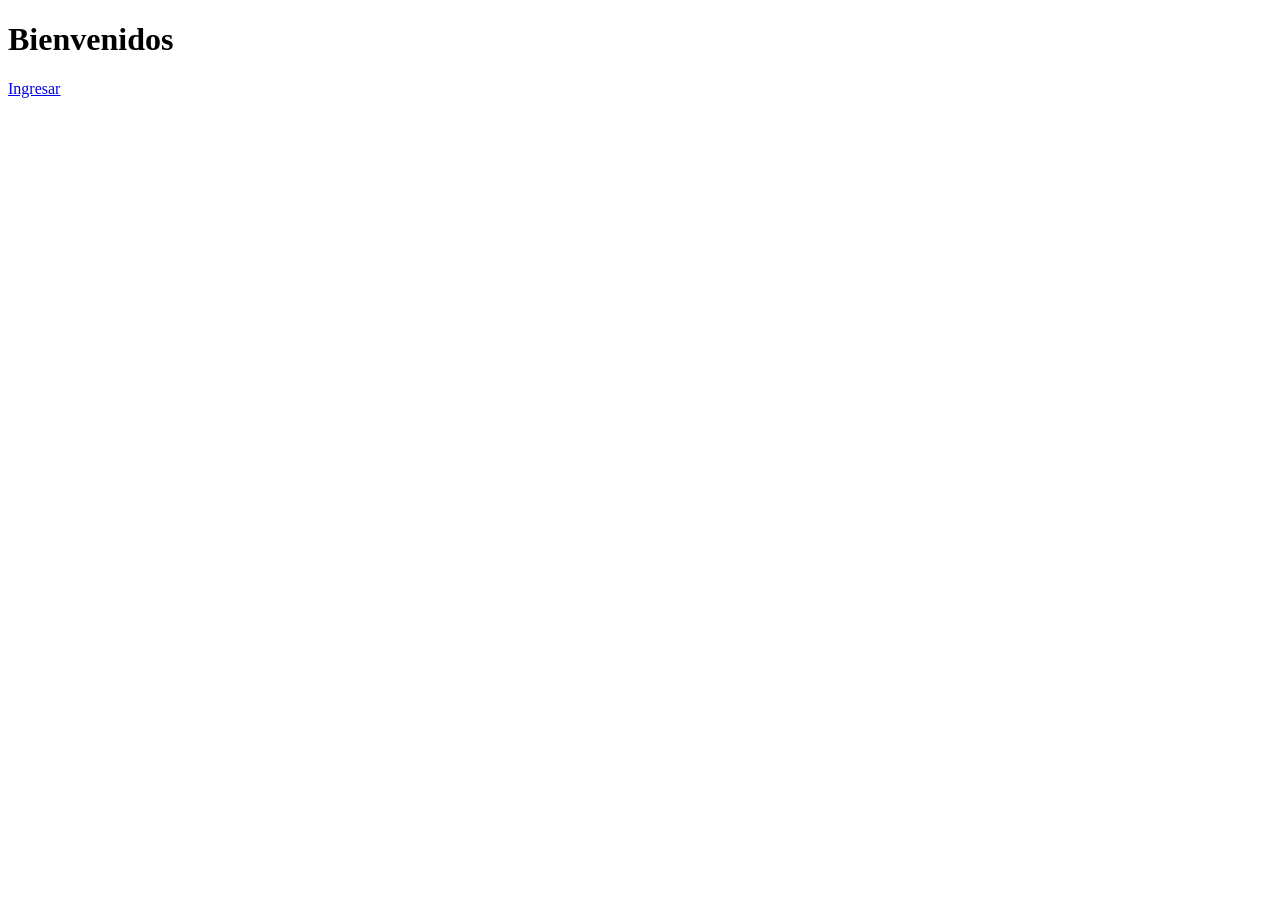
<file: 01basica/index.html>
<!DOCTYPE html>
<html lang="en">
<head>
    <meta charset="UTF-8">
    <meta name="viewport" content="width=device-width, initial-scale=1.0">
    <title>Document</title>
</head>
<body>
    <h1>Bienvenidos</h1>
    <a href="pagina.html" target="_blank">Ingresar</a>
    
</body>
</html>
</file>
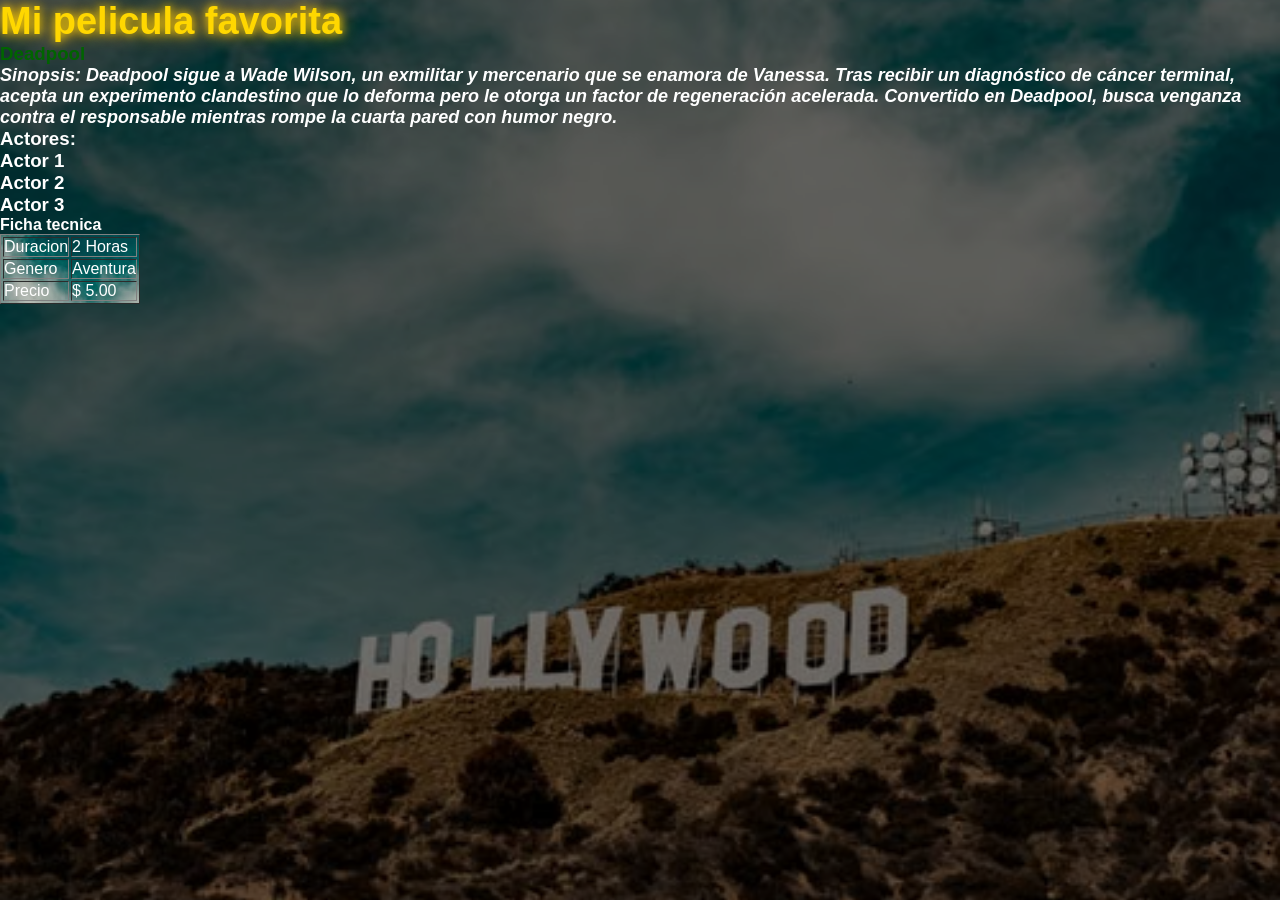
<file: 01basica/pagina.html>
<!DOCTYPE html>
<html lang="en">
<head>
    <meta charset="UTF-8">
    <meta name="viewport" content="width=device-width, initial-scale=1.0">
    <title>Document</title>
    <link rel="stylesheet" href="css/estilo.css">

</head>
<body >
     <h1 class="estilo_titulo">Mi pelicula favorita<h1>
        <h3 style="color: darkgreen; font-style: unset;">Deadpool<h3>
        <p class="estilo_parrafo">
            <b>Sinopsis:</b> Deadpool sigue a Wade Wilson, un exmilitar y mercenario que se enamora
            de Vanessa. Tras recibir un diagnóstico de cáncer terminal, acepta un experimento
            clandestino que lo deforma pero le otorga un factor de regeneración acelerada. 
            Convertido en Deadpool, busca venganza contra el responsable mientras rompe la 
            cuarta pared con humor negro.
        </p>
      
        <p>
           <b> Actores:</b>
        </p>

        <ul>
            <li>Actor 1</li>
            <li>Actor 2</li>
            <li>Actor 3</li>
        </ul>

        <h4>Ficha tecnica</h4>

        <table border="1" style="background-color: gold ; background-image: 
        url(img/fondo.avif);">
            <tr>
                <td>Duracion</td>
                <td>2 Horas</td>

            </tr>
            <tr>
                <td>Genero</td>
                <td>Aventura</td>
            </tr>

             <tr>
                <td>Precio</td>
                <td>$ 5.00</td>

            </tr>

        </table>
    
</body>
</html>
</file>
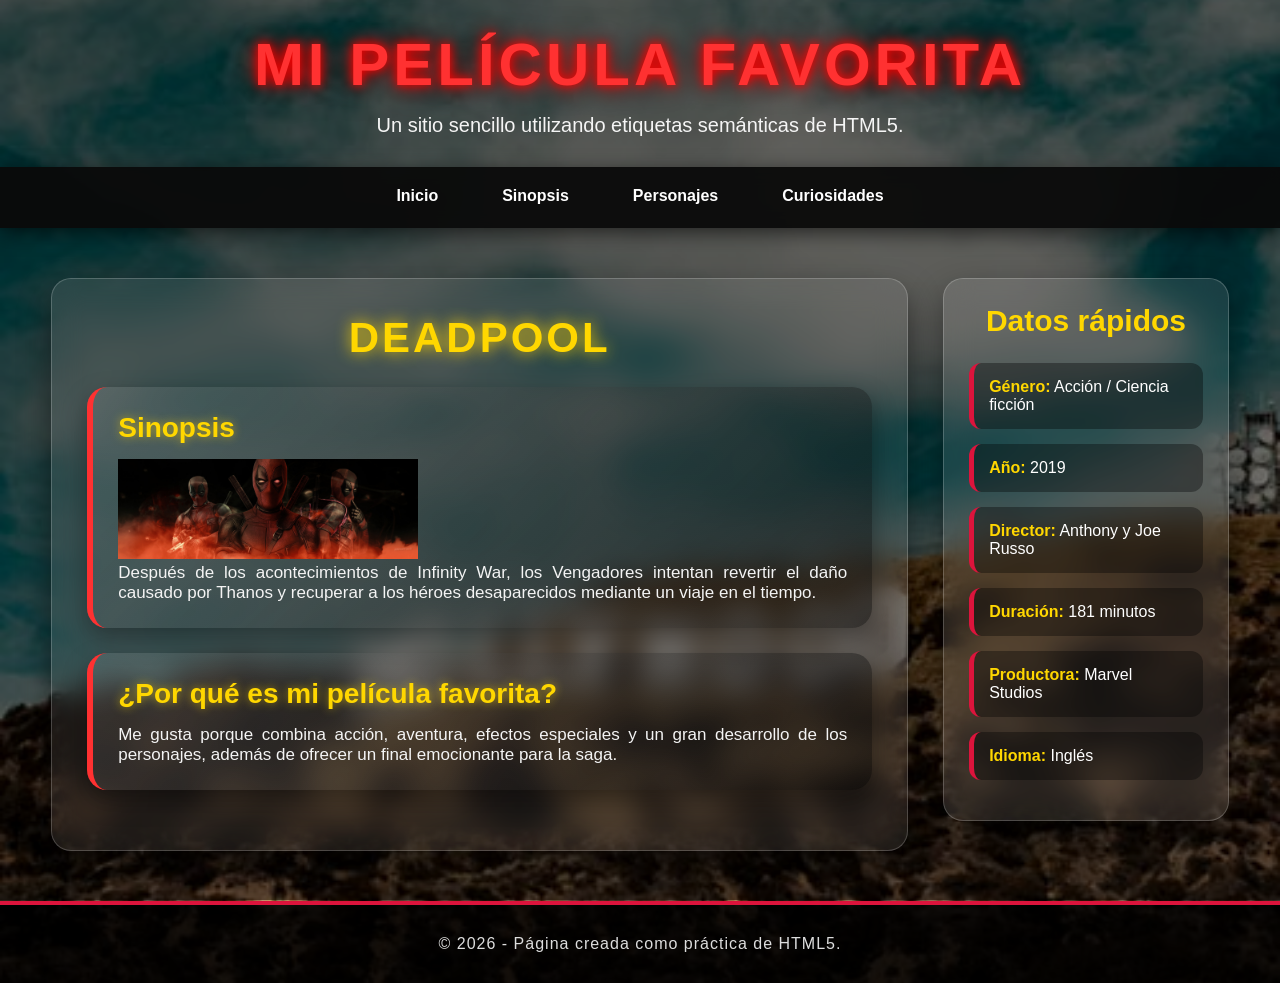
<file: 01basica/pagina2.html>
<!DOCTYPE html>
<html lang="es">

<head>
    <meta charset="UTF-8">
    <meta name="viewport" content="width=device-width, initial-scale=1.0">
    <title>Mi Película Favorita</title>
    <link rel="stylesheet" href="css/estilo.css">
</head>

<body>

    <header>
        <h1>Mi Película Favorita</h1>
        <p>Un sitio sencillo utilizando etiquetas semánticas de HTML5.</p>
    </header>

   
    

    <nav>
        <ul>
            <li><a href="#">Inicio</a></li>
            <li><a href="#">Sinopsis</a></li>
            <li><a href="#">Personajes</a></li>
            <li><a href="#">Curiosidades</a></li>
        </ul>
    </nav>

    <main>

        <section>

            <h2>DEADPOOL</h2>

            <article>
                <h3>Sinopsis</h3>
                 <img src="img/peliculaaa.jpg" alt="Banner de Avengers: Endgame" width="300">
                <p>
                    Después de los acontecimientos de Infinity War, los
                    Vengadores intentan revertir el daño causado por Thanos
                    y recuperar a los héroes desaparecidos mediante un viaje
                    en el tiempo.
                </p>
            </article>

            <article>
                <h3>¿Por qué es mi película favorita?</h3>
                <p>
                    Me gusta porque combina acción, aventura, efectos
                    especiales y un gran desarrollo de los personajes,
                    además de ofrecer un final emocionante para la saga.
                </p>
            </article>

        </section>

        <aside>

            <h3>Datos rápidos</h3>

            <ul>
                <li><strong>Género:</strong> Acción / Ciencia ficción</li>
                <li><strong>Año:</strong> 2019</li>
                <li><strong>Director:</strong> Anthony y Joe Russo</li>
                <li><strong>Duración:</strong> 181 minutos</li>
                <li><strong>Productora:</strong> Marvel Studios</li>
                <li><strong>Idioma:</strong> Inglés</li>
            </ul>

        </aside>

    </main>

    <footer>
        <p>&copy; 2026 - Página creada como práctica de HTML5.</p>
    </footer>

</body>

</html>
</file>
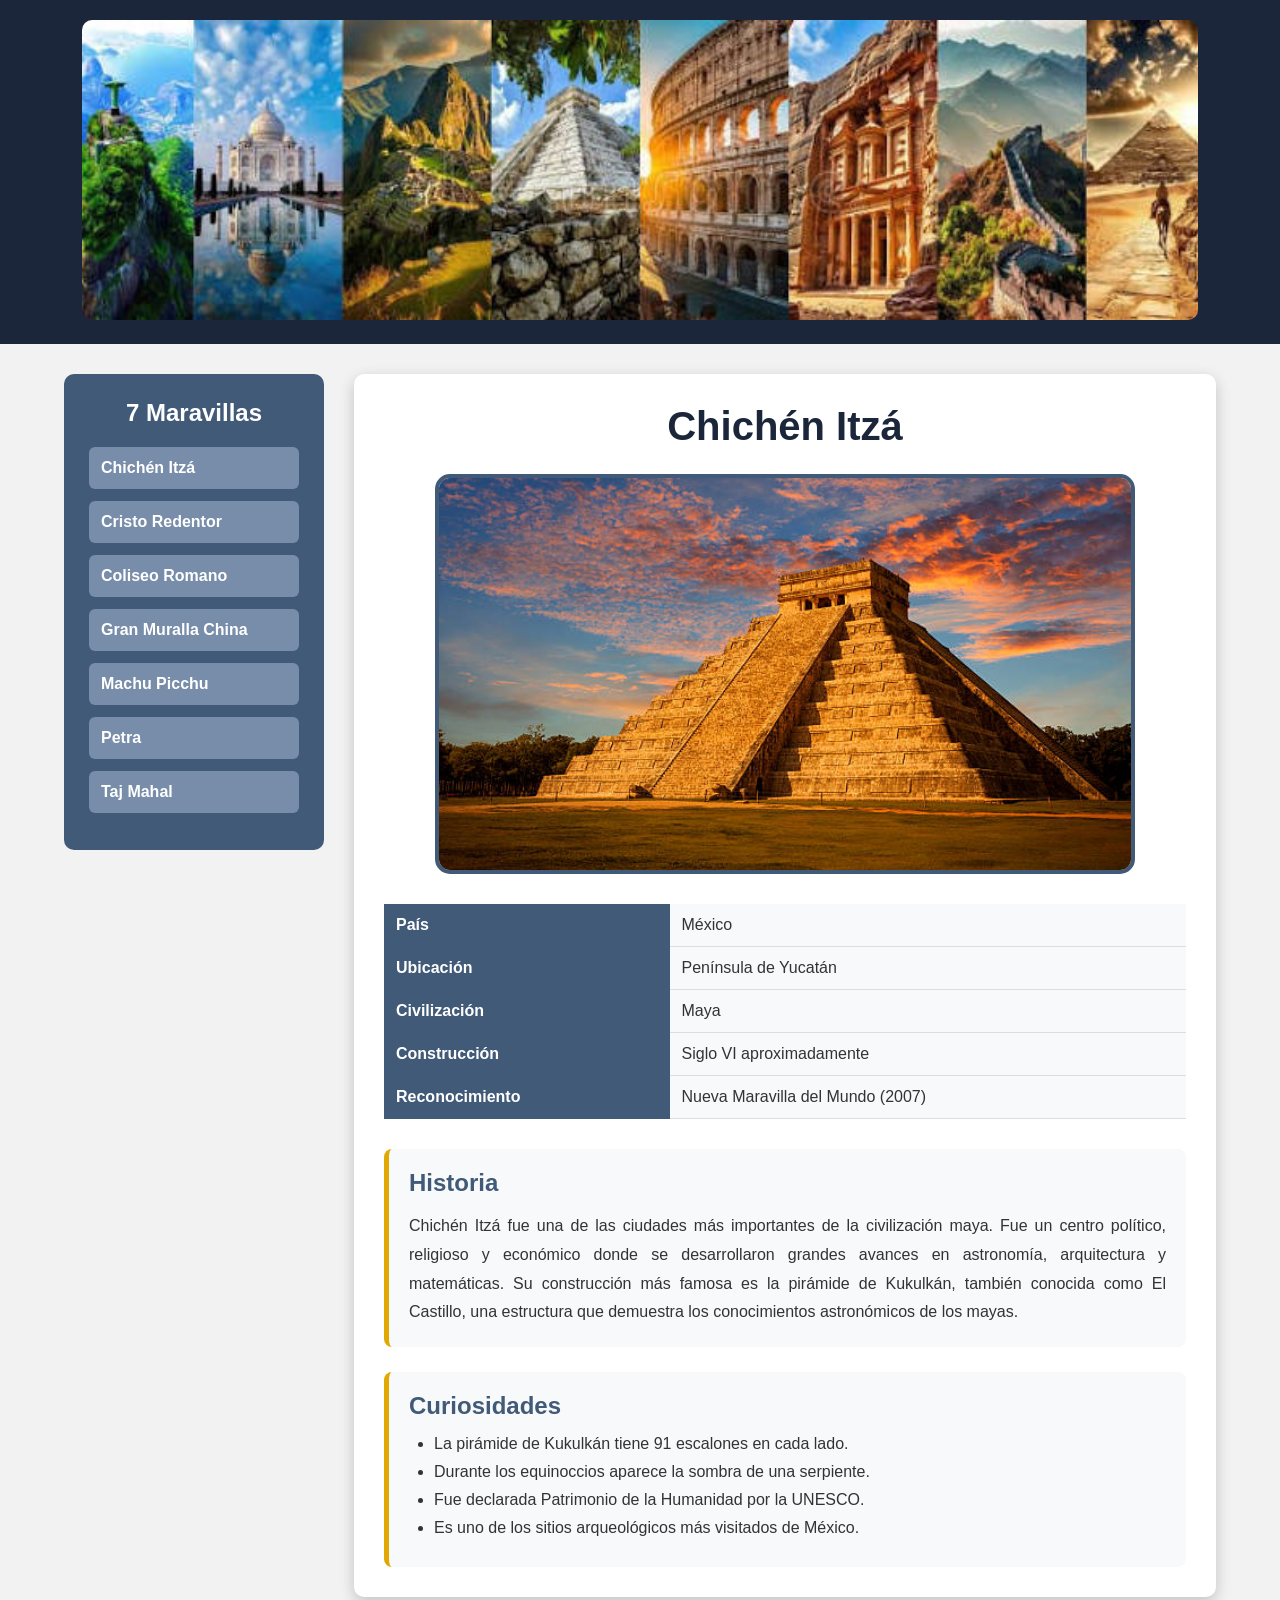
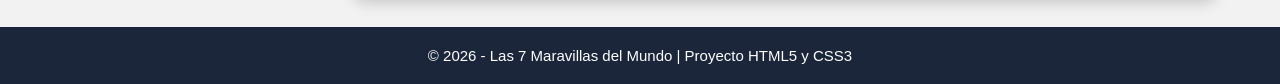
<file: 02maravillas/pagina1.html>
<!DOCTYPE html>
<html lang="es">

<head>

    <meta charset="UTF-8">
    <meta name="viewport" content="width=device-width, initial-scale=1.0">

    <title>Chichén Itzá - Las 7 Maravillas del Mundo</title>

    <link rel="stylesheet" href="css/estilo.css">

</head>


<body>


<header>

    <img src="img/banner.jpg" alt="Las 7 Maravillas del Mundo">

</header>



<main>


    <!-- MENÚ LATERAL -->

    <nav>

        <h2>7 Maravillas</h2>

        <ul>

            <li>
                <a href="pagina1.html">
                    Chichén Itzá
                </a>
            </li>


            <li>
                <a href="pagina2.html">
                    Cristo Redentor
                </a>
            </li>


            <li>
                <a href="pagina3.html">
                    Coliseo Romano
                </a>
            </li>


            <li>
                <a href="pagina4.html">
                    Gran Muralla China
                </a>
            </li>


            <li>
                <a href="pagina5.html">
                    Machu Picchu
                </a>
            </li>


            <li>
                <a href="pagina6.html">
                    Petra
                </a>
            </li>


            <li>
                <a href="pagina7.html">
                    Taj Mahal
                </a>
            </li>


        </ul>


    </nav>





    <!-- CONTENIDO -->


    <section>


        <h1>
            Chichén Itzá
        </h1>



        <img class="imagen" 
        src="img/pagina1.jpg" 
        alt="Chichén Itzá">





        <table>


            <tr>
                <th>País</th>
                <td>México</td>
            </tr>


            <tr>
                <th>Ubicación</th>
                <td>Península de Yucatán</td>
            </tr>


            <tr>
                <th>Civilización</th>
                <td>Maya</td>
            </tr>


            <tr>
                <th>Construcción</th>
                <td>Siglo VI aproximadamente</td>
            </tr>


            <tr>
                <th>Reconocimiento</th>
                <td>Nueva Maravilla del Mundo (2007)</td>
            </tr>



        </table>




        <article>


            <h2>Historia</h2>


            <p>

                Chichén Itzá fue una de las ciudades más importantes
                de la civilización maya. Fue un centro político,
                religioso y económico donde se desarrollaron grandes
                avances en astronomía, arquitectura y matemáticas.

                Su construcción más famosa es la pirámide de Kukulkán,
                también conocida como El Castillo, una estructura que
                demuestra los conocimientos astronómicos de los mayas.

            </p>


        </article>





        <article>


            <h2>Curiosidades</h2>


            <ul>

                <li>
                    La pirámide de Kukulkán tiene 91 escalones en cada lado.
                </li>


                <li>
                    Durante los equinoccios aparece la sombra de una serpiente.
                </li>


                <li>
                    Fue declarada Patrimonio de la Humanidad por la UNESCO.
                </li>


                <li>
                    Es uno de los sitios arqueológicos más visitados de México.
                </li>


            </ul>


        </article>




    </section>



</main>





<footer>

    <p>
        © 2026 - Las 7 Maravillas del Mundo | Proyecto HTML5 y CSS3
    </p>


</footer>



</body>


</html>
</file>
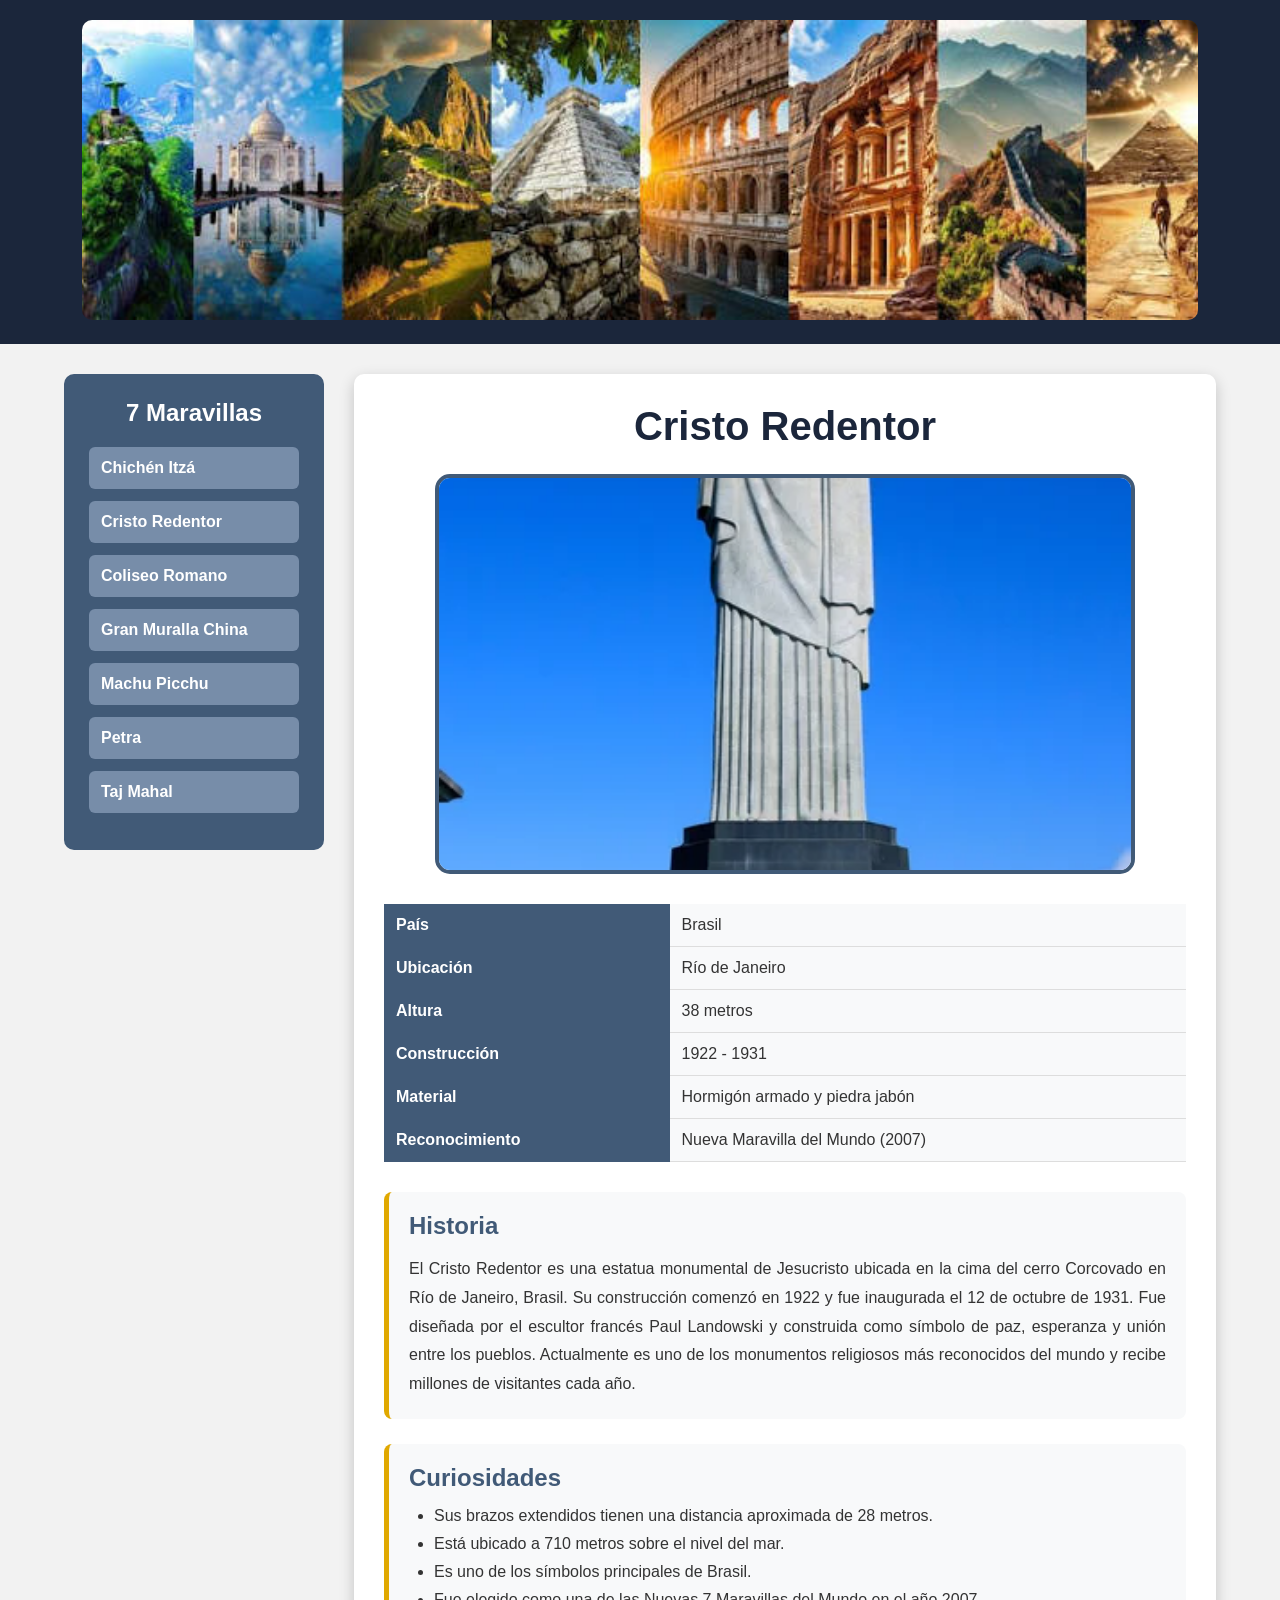
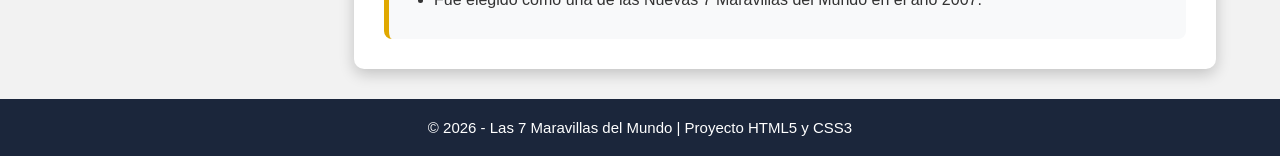
<file: 02maravillas/pagina2.html>
<!DOCTYPE html>
<html lang="es">

<head>

    <meta charset="UTF-8">
    <meta name="viewport" content="width=device-width, initial-scale=1.0">

    <title>Cristo Redentor - Las 7 Maravillas del Mundo</title>

    <link rel="stylesheet" href="css/estilo.css">

</head>


<body>


<header>

    <img src="img/banner.jpg" alt="Las 7 Maravillas del Mundo">

</header>




<main>


    <!-- MENÚ LATERAL -->

     <nav>

        <h2>7 Maravillas</h2>

        <ul>

            <li>
                <a href="pagina1.html">
                    Chichén Itzá
                </a>
            </li>


            <li>
                <a href="pagina2.html">
                    Cristo Redentor
                </a>
            </li>


            <li>
                <a href="pagina3.html">
                    Coliseo Romano
                </a>
            </li>


            <li>
                <a href="pagina4.html">
                    Gran Muralla China
                </a>
            </li>


            <li>
                <a href="pagina5.html">
                    Machu Picchu
                </a>
            </li>


            <li>
                <a href="pagina6.html">
                    Petra
                </a>
            </li>


            <li>
                <a href="pagina7.html">
                    Taj Mahal
                </a>
            </li>


        </ul>


    </nav>



    <!-- CONTENIDO -->


    <section>


        <h1>
            Cristo Redentor
        </h1>



        <img class="imagen" 
        src="img/pagina2.jpg" 
        alt="Cristo Redentor">





        <table>


            <tr>

                <th>País</th>

                <td>Brasil</td>

            </tr>



            <tr>

                <th>Ubicación</th>

                <td>Río de Janeiro</td>

            </tr>



            <tr>

                <th>Altura</th>

                <td>38 metros</td>

            </tr>



            <tr>

                <th>Construcción</th>

                <td>1922 - 1931</td>

            </tr>



            <tr>

                <th>Material</th>

                <td>Hormigón armado y piedra jabón</td>

            </tr>



            <tr>

                <th>Reconocimiento</th>

                <td>Nueva Maravilla del Mundo (2007)</td>

            </tr>



        </table>






        <article>


            <h2>Historia</h2>


            <p>

                El Cristo Redentor es una estatua monumental de Jesucristo
                ubicada en la cima del cerro Corcovado en Río de Janeiro,
                Brasil.

                Su construcción comenzó en 1922 y fue inaugurada el 12 de
                octubre de 1931. Fue diseñada por el escultor francés
                Paul Landowski y construida como símbolo de paz,
                esperanza y unión entre los pueblos.

                Actualmente es uno de los monumentos religiosos más
                reconocidos del mundo y recibe millones de visitantes
                cada año.

            </p>


        </article>







        <article>


            <h2>Curiosidades</h2>


            <ul>


                <li>
                    Sus brazos extendidos tienen una distancia aproximada
                    de 28 metros.
                </li>


                <li>
                    Está ubicado a 710 metros sobre el nivel del mar.
                </li>


                <li>
                    Es uno de los símbolos principales de Brasil.
                </li>


                <li>
                    Fue elegido como una de las Nuevas 7 Maravillas del Mundo
                    en el año 2007.
                </li>


            </ul>


        </article>





    </section>



</main>





<footer>


    <p>
        © 2026 - Las 7 Maravillas del Mundo | Proyecto HTML5 y CSS3
    </p>


</footer>




</body>


</html>
</file>
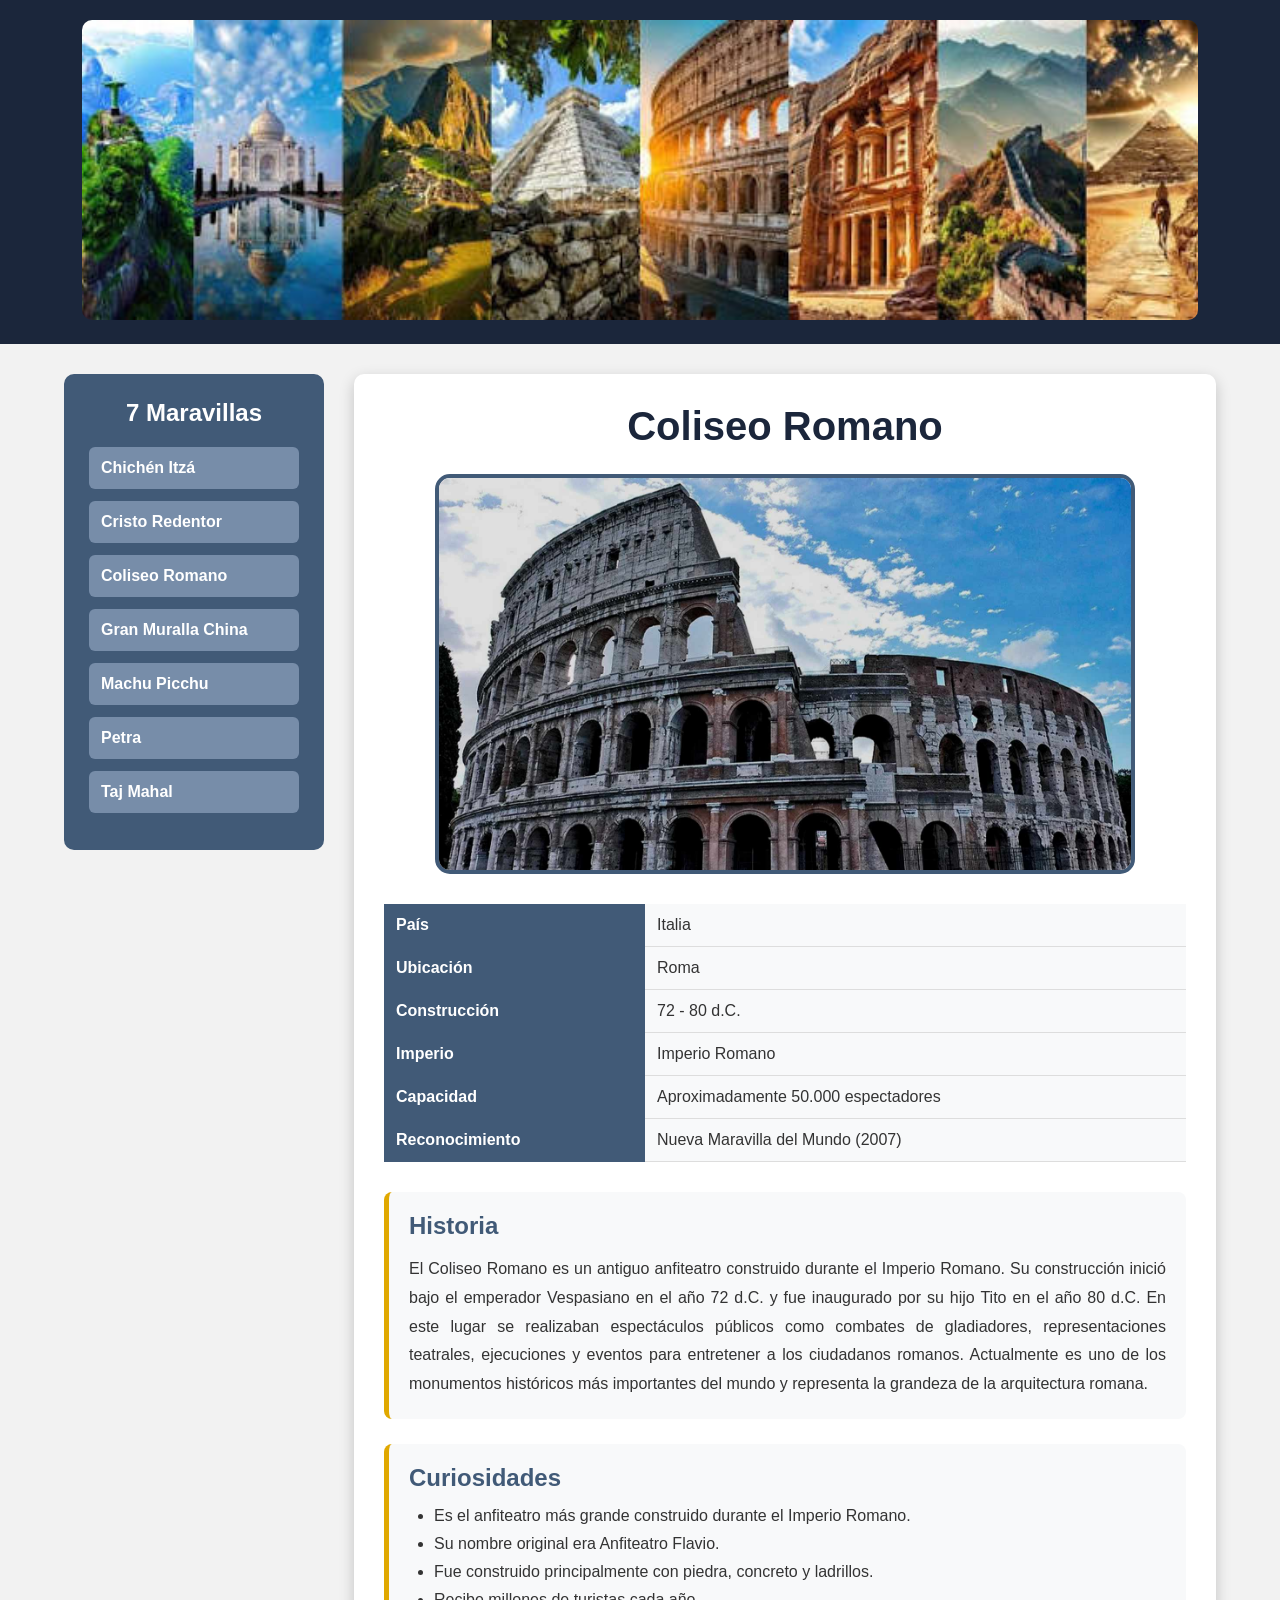
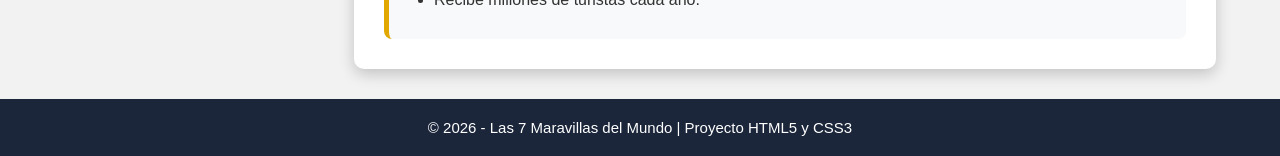
<file: 02maravillas/pagina3.html>
<!DOCTYPE html>
<html lang="es">

<head>

    <meta charset="UTF-8">
    <meta name="viewport" content="width=device-width, initial-scale=1.0">

    <title>Coliseo Romano - Las 7 Maravillas del Mundo</title>

    <link rel="stylesheet" href="css/estilo.css">

</head>


<body>


<header>

    <img src="img/banner.jpg" alt="Las 7 Maravillas del Mundo">

</header>




<main>


    <!-- MENÚ LATERAL -->

     <nav>

        <h2>7 Maravillas</h2>

        <ul>

            <li>
                <a href="pagina1.html">
                    Chichén Itzá
                </a>
            </li>


            <li>
                <a href="pagina2.html">
                    Cristo Redentor
                </a>
            </li>


            <li>
                <a href="pagina3.html">
                    Coliseo Romano
                </a>
            </li>


            <li>
                <a href="pagina4.html">
                    Gran Muralla China
                </a>
            </li>


            <li>
                <a href="pagina5.html">
                    Machu Picchu
                </a>
            </li>


            <li>
                <a href="pagina6.html">
                    Petra
                </a>
            </li>


            <li>
                <a href="pagina7.html">
                    Taj Mahal
                </a>
            </li>


        </ul>


    </nav>



    <!-- CONTENIDO -->


    <section>


        <h1>
            Coliseo Romano
        </h1>



        <img class="imagen" 
        src="img/pagina3.jpg" 
        alt="Coliseo Romano">





        <table>


            <tr>

                <th>País</th>

                <td>Italia</td>

            </tr>



            <tr>

                <th>Ubicación</th>

                <td>Roma</td>

            </tr>



            <tr>

                <th>Construcción</th>

                <td>72 - 80 d.C.</td>

            </tr>



            <tr>

                <th>Imperio</th>

                <td>Imperio Romano</td>

            </tr>



            <tr>

                <th>Capacidad</th>

                <td>Aproximadamente 50.000 espectadores</td>

            </tr>



            <tr>

                <th>Reconocimiento</th>

                <td>Nueva Maravilla del Mundo (2007)</td>

            </tr>



        </table>







        <article>


            <h2>Historia</h2>


            <p>

                El Coliseo Romano es un antiguo anfiteatro construido
                durante el Imperio Romano. Su construcción inició bajo
                el emperador Vespasiano en el año 72 d.C. y fue inaugurado
                por su hijo Tito en el año 80 d.C.

                En este lugar se realizaban espectáculos públicos como
                combates de gladiadores, representaciones teatrales,
                ejecuciones y eventos para entretener a los ciudadanos
                romanos.

                Actualmente es uno de los monumentos históricos más
                importantes del mundo y representa la grandeza de la
                arquitectura romana.

            </p>


        </article>







        <article>


            <h2>Curiosidades</h2>


            <ul>


                <li>
                    Es el anfiteatro más grande construido durante el
                    Imperio Romano.
                </li>


                <li>
                    Su nombre original era Anfiteatro Flavio.
                </li>


                <li>
                    Fue construido principalmente con piedra, concreto y
                    ladrillos.
                </li>


                <li>
                    Recibe millones de turistas cada año.
                </li>


            </ul>


        </article>





    </section>



</main>





<footer>


    <p>
        © 2026 - Las 7 Maravillas del Mundo | Proyecto HTML5 y CSS3
    </p>


</footer>




</body>


</html>
</file>
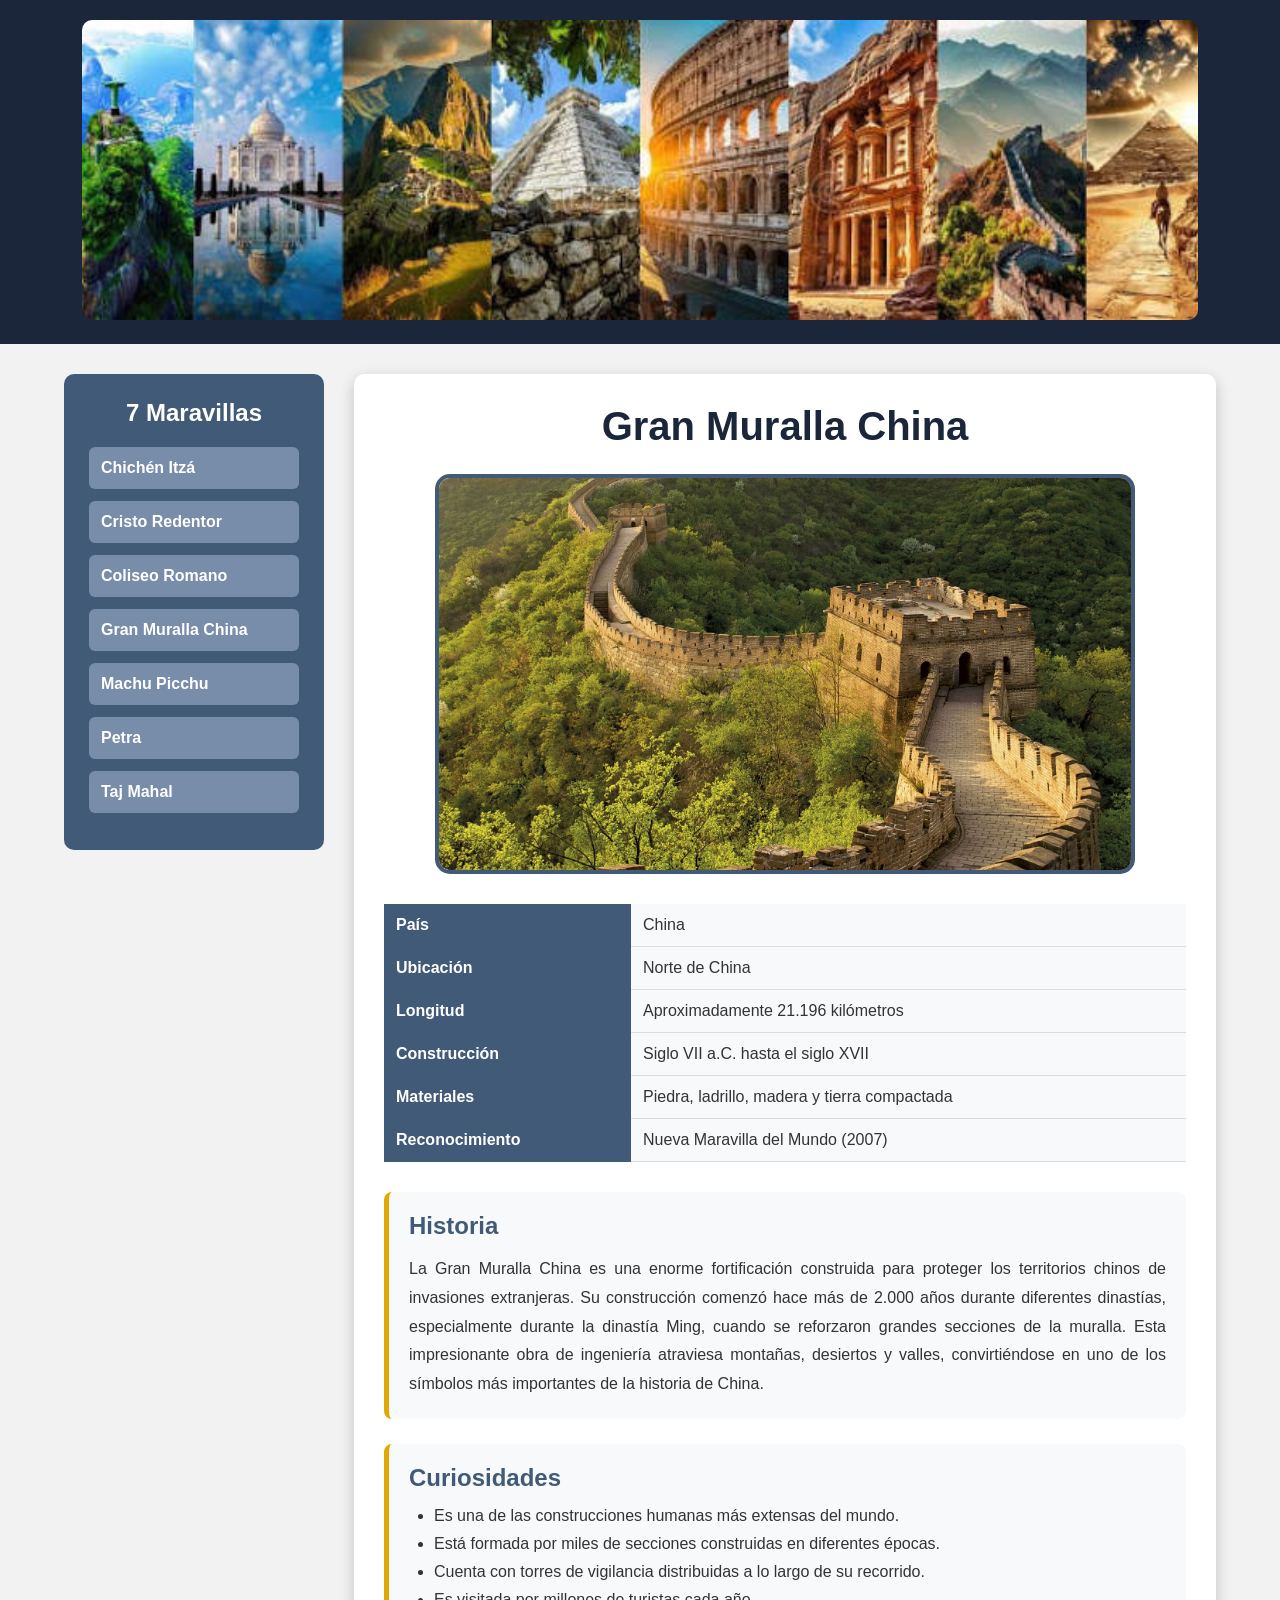
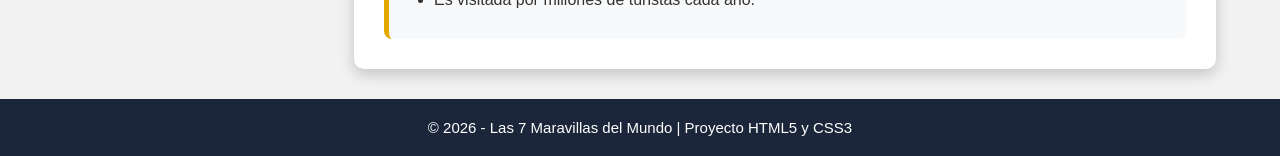
<file: 02maravillas/pagina4.html>
<!DOCTYPE html>
<html lang="es">

<head>

    <meta charset="UTF-8">
    <meta name="viewport" content="width=device-width, initial-scale=1.0">

    <title>Gran Muralla China - Las 7 Maravillas del Mundo</title>

    <link rel="stylesheet" href="css/estilo.css">

</head>


<body>


<header>

    <img src="img/banner.jpg" alt="Las 7 Maravillas del Mundo">

</header>





<main>


    <!-- MENÚ LATERAL -->

    <nav>

        <h2>7 Maravillas</h2>

        <ul>

            <li>
                <a href="pagina1.html">
                    Chichén Itzá
                </a>
            </li>


            <li>
                <a href="pagina2.html">
                    Cristo Redentor
                </a>
            </li>


            <li>
                <a href="pagina3.html">
                    Coliseo Romano
                </a>
            </li>


            <li>
                <a href="pagina4.html">
                    Gran Muralla China
                </a>
            </li>


            <li>
                <a href="pagina5.html">
                    Machu Picchu
                </a>
            </li>


            <li>
                <a href="pagina6.html">
                    Petra
                </a>
            </li>


            <li>
                <a href="pagina7.html">
                    Taj Mahal
                </a>
            </li>


        </ul>


    </nav>





    <!-- CONTENIDO -->


    <section>


        <h1>
            Gran Muralla China
        </h1>



        <img class="imagen" 
        src="img/pagina4.jpg" 
        alt="Gran Muralla China">






        <table>


            <tr>

                <th>País</th>

                <td>China</td>

            </tr>



            <tr>

                <th>Ubicación</th>

                <td>Norte de China</td>

            </tr>



            <tr>

                <th>Longitud</th>

                <td>Aproximadamente 21.196 kilómetros</td>

            </tr>



            <tr>

                <th>Construcción</th>

                <td>Siglo VII a.C. hasta el siglo XVII</td>

            </tr>



            <tr>

                <th>Materiales</th>

                <td>Piedra, ladrillo, madera y tierra compactada</td>

            </tr>



            <tr>

                <th>Reconocimiento</th>

                <td>Nueva Maravilla del Mundo (2007)</td>

            </tr>



        </table>







        <article>


            <h2>Historia</h2>


            <p>

                La Gran Muralla China es una enorme fortificación
                construida para proteger los territorios chinos de
                invasiones extranjeras.

                Su construcción comenzó hace más de 2.000 años durante
                diferentes dinastías, especialmente durante la dinastía
                Ming, cuando se reforzaron grandes secciones de la muralla.

                Esta impresionante obra de ingeniería atraviesa montañas,
                desiertos y valles, convirtiéndose en uno de los símbolos
                más importantes de la historia de China.

            </p>


        </article>








        <article>


            <h2>Curiosidades</h2>


            <ul>


                <li>
                    Es una de las construcciones humanas más extensas del mundo.
                </li>


                <li>
                    Está formada por miles de secciones construidas en diferentes épocas.
                </li>


                <li>
                    Cuenta con torres de vigilancia distribuidas a lo largo de su recorrido.
                </li>


                <li>
                    Es visitada por millones de turistas cada año.
                </li>


            </ul>


        </article>





    </section>



</main>







<footer>


    <p>
        © 2026 - Las 7 Maravillas del Mundo | Proyecto HTML5 y CSS3
    </p>


</footer>





</body>


</html>
</file>
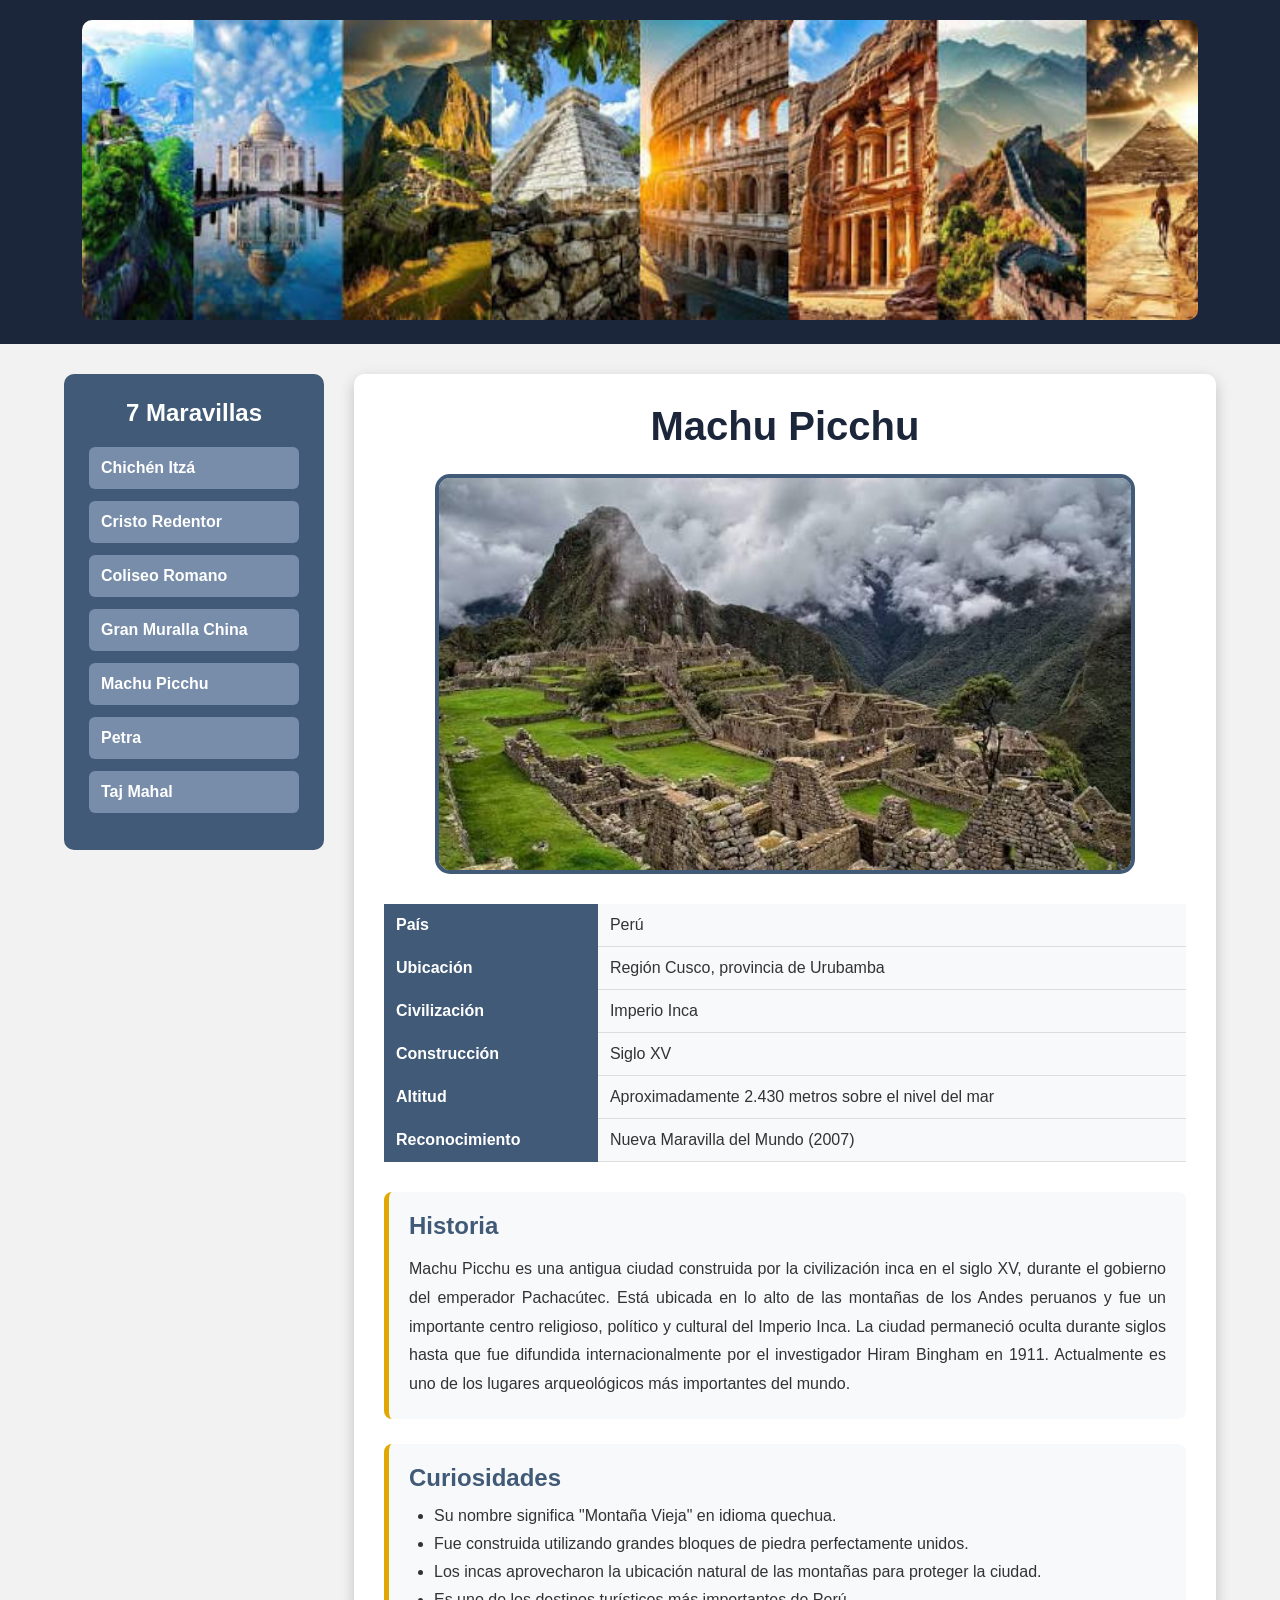
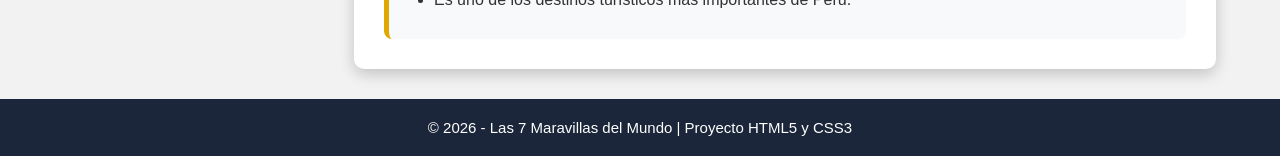
<file: 02maravillas/pagina5.html>
<!DOCTYPE html>
<html lang="es">

<head>

    <meta charset="UTF-8">
    <meta name="viewport" content="width=device-width, initial-scale=1.0">

    <title>Machu Picchu - Las 7 Maravillas del Mundo</title>

    <link rel="stylesheet" href="css/estilo.css">

</head>


<body>


<header>

    <img src="img/banner.jpg" alt="Las 7 Maravillas del Mundo">

</header>





<main>


    <!-- MENÚ LATERAL -->

      <nav>

        <h2>7 Maravillas</h2>

        <ul>

            <li>
                <a href="pagina1.html">
                    Chichén Itzá
                </a>
            </li>


            <li>
                <a href="pagina2.html">
                    Cristo Redentor
                </a>
            </li>


            <li>
                <a href="pagina3.html">
                    Coliseo Romano
                </a>
            </li>


            <li>
                <a href="pagina4.html">
                    Gran Muralla China
                </a>
            </li>


            <li>
                <a href="pagina5.html">
                    Machu Picchu
                </a>
            </li>


            <li>
                <a href="pagina6.html">
                    Petra
                </a>
            </li>


            <li>
                <a href="pagina7.html">
                    Taj Mahal
                </a>
            </li>


        </ul>


    </nav>






    <!-- CONTENIDO -->


    <section>


        <h1>
            Machu Picchu
        </h1>



        <img class="imagen" 
        src="img/pagina5.jpg" 
        alt="Machu Picchu">






        <table>


            <tr>

                <th>País</th>

                <td>Perú</td>

            </tr>



            <tr>

                <th>Ubicación</th>

                <td>Región Cusco, provincia de Urubamba</td>

            </tr>



            <tr>

                <th>Civilización</th>

                <td>Imperio Inca</td>

            </tr>



            <tr>

                <th>Construcción</th>

                <td>Siglo XV</td>

            </tr>



            <tr>

                <th>Altitud</th>

                <td>Aproximadamente 2.430 metros sobre el nivel del mar</td>

            </tr>



            <tr>

                <th>Reconocimiento</th>

                <td>Nueva Maravilla del Mundo (2007)</td>

            </tr>



        </table>








        <article>


            <h2>Historia</h2>


            <p>

                Machu Picchu es una antigua ciudad construida por la
                civilización inca en el siglo XV, durante el gobierno del
                emperador Pachacútec.

                Está ubicada en lo alto de las montañas de los Andes
                peruanos y fue un importante centro religioso, político
                y cultural del Imperio Inca.

                La ciudad permaneció oculta durante siglos hasta que fue
                difundida internacionalmente por el investigador Hiram
                Bingham en 1911. Actualmente es uno de los lugares
                arqueológicos más importantes del mundo.

            </p>


        </article>








        <article>


            <h2>Curiosidades</h2>


            <ul>


                <li>
                    Su nombre significa "Montaña Vieja" en idioma quechua.
                </li>


                <li>
                    Fue construida utilizando grandes bloques de piedra
                    perfectamente unidos.
                </li>


                <li>
                    Los incas aprovecharon la ubicación natural de las montañas
                    para proteger la ciudad.
                </li>


                <li>
                    Es uno de los destinos turísticos más importantes de Perú.
                </li>


            </ul>


        </article>





    </section>



</main>







<footer>


    <p>
        © 2026 - Las 7 Maravillas del Mundo | Proyecto HTML5 y CSS3
    </p>


</footer>





</body>


</html>
</file>
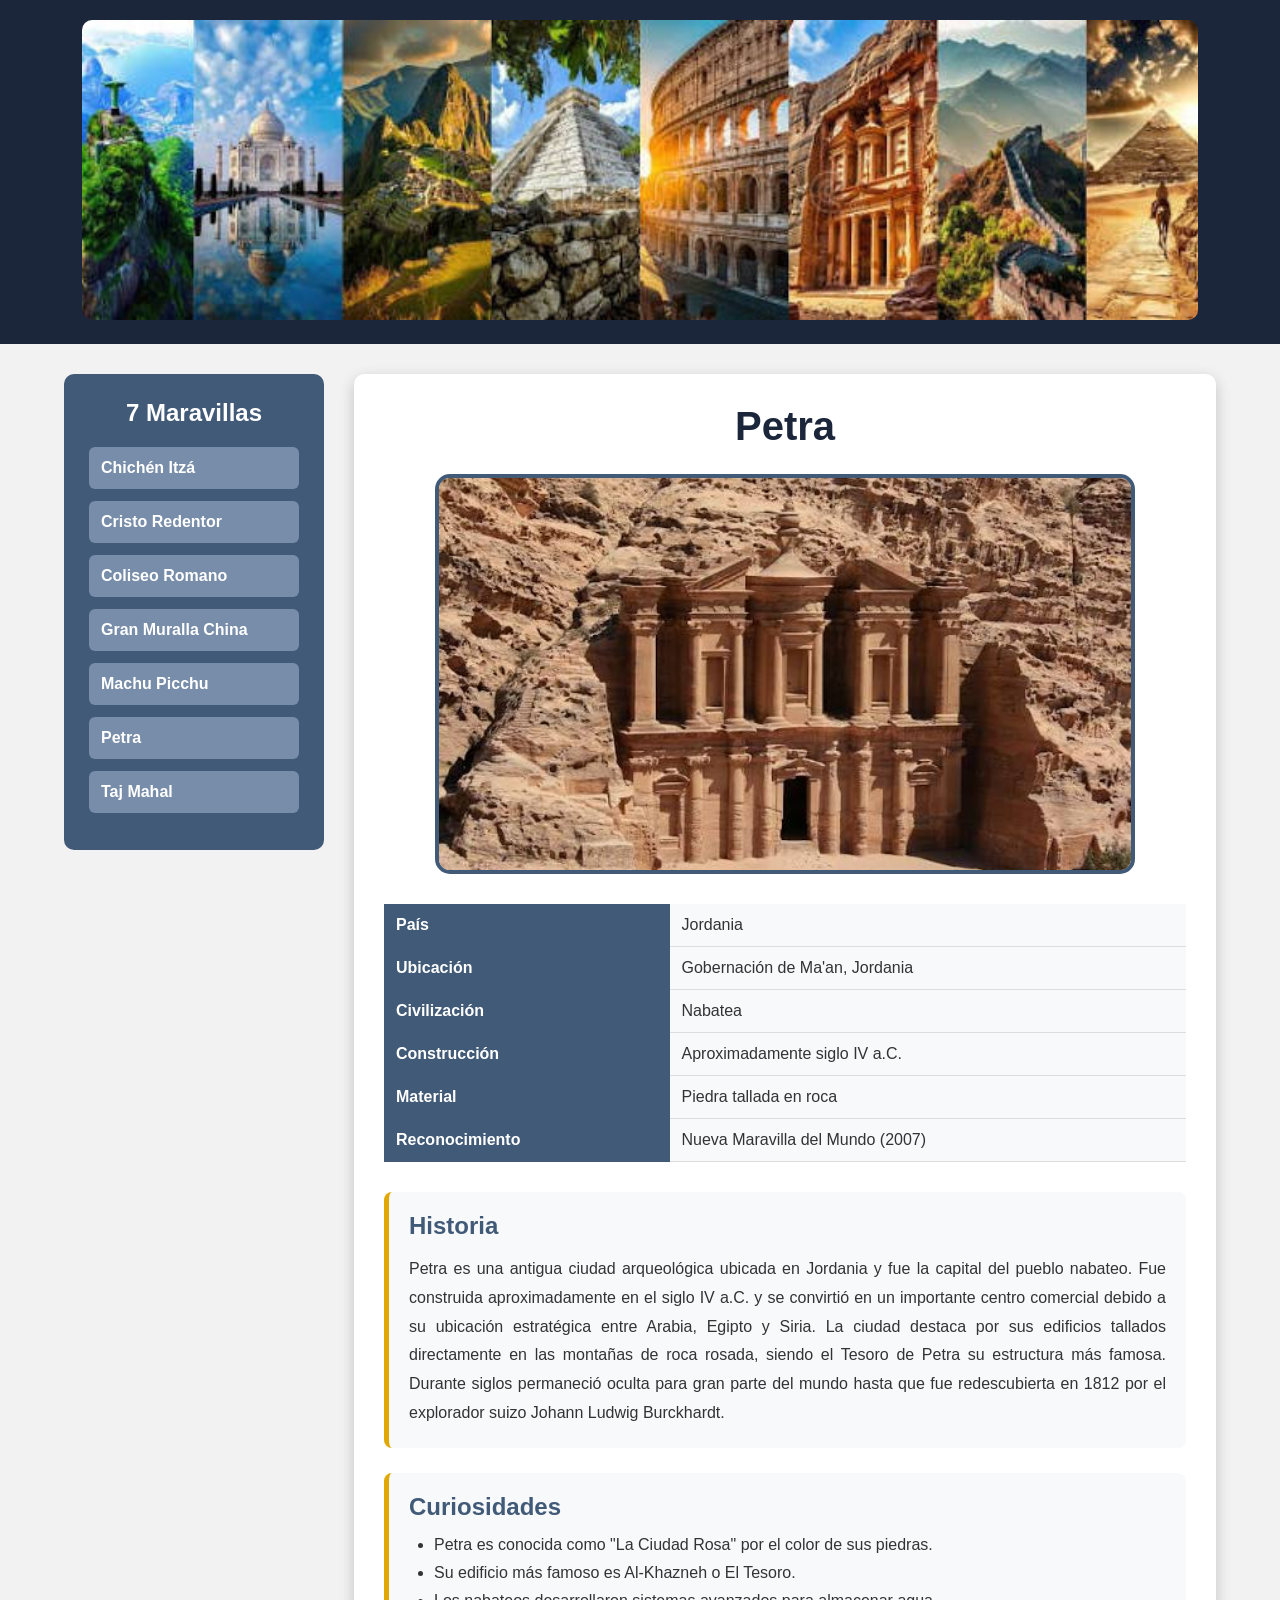
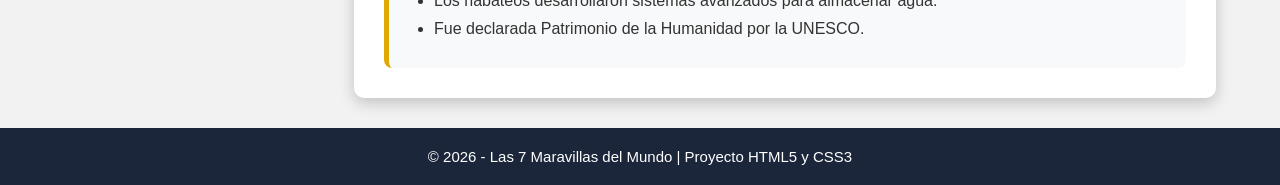
<file: 02maravillas/pagina6.html>
<!DOCTYPE html>
<html lang="es">

<head>

    <meta charset="UTF-8">
    <meta name="viewport" content="width=device-width, initial-scale=1.0">

    <title>Petra - Las 7 Maravillas del Mundo</title>

    <link rel="stylesheet" href="css/estilo.css">

</head>


<body>


<header>

    <img src="img/banner.jpg" alt="Las 7 Maravillas del Mundo">

</header>





<main>


    <!-- MENÚ LATERAL -->

      <nav>

        <h2>7 Maravillas</h2>

        <ul>

            <li>
                <a href="pagina1.html">
                    Chichén Itzá
                </a>
            </li>


            <li>
                <a href="pagina2.html">
                    Cristo Redentor
                </a>
            </li>


            <li>
                <a href="pagina3.html">
                    Coliseo Romano
                </a>
            </li>


            <li>
                <a href="pagina4.html">
                    Gran Muralla China
                </a>
            </li>


            <li>
                <a href="pagina5.html">
                    Machu Picchu
                </a>
            </li>


            <li>
                <a href="pagina6.html">
                    Petra
                </a>
            </li>


            <li>
                <a href="pagina7.html">
                    Taj Mahal
                </a>
            </li>


        </ul>


    </nav>







    <!-- CONTENIDO -->


    <section>


        <h1>
            Petra
        </h1>



        <img class="imagen" 
        src="img/pagina6.jpg" 
        alt="Petra Jordania">






        <table>


            <tr>

                <th>País</th>

                <td>Jordania</td>

            </tr>



            <tr>

                <th>Ubicación</th>

                <td>Gobernación de Ma'an, Jordania</td>

            </tr>



            <tr>

                <th>Civilización</th>

                <td>Nabatea</td>

            </tr>



            <tr>

                <th>Construcción</th>

                <td>Aproximadamente siglo IV a.C.</td>

            </tr>



            <tr>

                <th>Material</th>

                <td>Piedra tallada en roca</td>

            </tr>



            <tr>

                <th>Reconocimiento</th>

                <td>Nueva Maravilla del Mundo (2007)</td>

            </tr>



        </table>








        <article>


            <h2>Historia</h2>


            <p>

                Petra es una antigua ciudad arqueológica ubicada en
                Jordania y fue la capital del pueblo nabateo.

                Fue construida aproximadamente en el siglo IV a.C. y se
                convirtió en un importante centro comercial debido a su
                ubicación estratégica entre Arabia, Egipto y Siria.

                La ciudad destaca por sus edificios tallados directamente
                en las montañas de roca rosada, siendo el Tesoro de Petra
                su estructura más famosa.

                Durante siglos permaneció oculta para gran parte del mundo
                hasta que fue redescubierta en 1812 por el explorador
                suizo Johann Ludwig Burckhardt.

            </p>


        </article>








        <article>


            <h2>Curiosidades</h2>


            <ul>


                <li>
                    Petra es conocida como "La Ciudad Rosa" por el color
                    de sus piedras.
                </li>


                <li>
                    Su edificio más famoso es Al-Khazneh o El Tesoro.
                </li>


                <li>
                    Los nabateos desarrollaron sistemas avanzados para
                    almacenar agua.
                </li>


                <li>
                    Fue declarada Patrimonio de la Humanidad por la UNESCO.
                </li>


            </ul>


        </article>





    </section>



</main>







<footer>


    <p>
        © 2026 - Las 7 Maravillas del Mundo | Proyecto HTML5 y CSS3
    </p>


</footer>





</body>


</html>
</file>
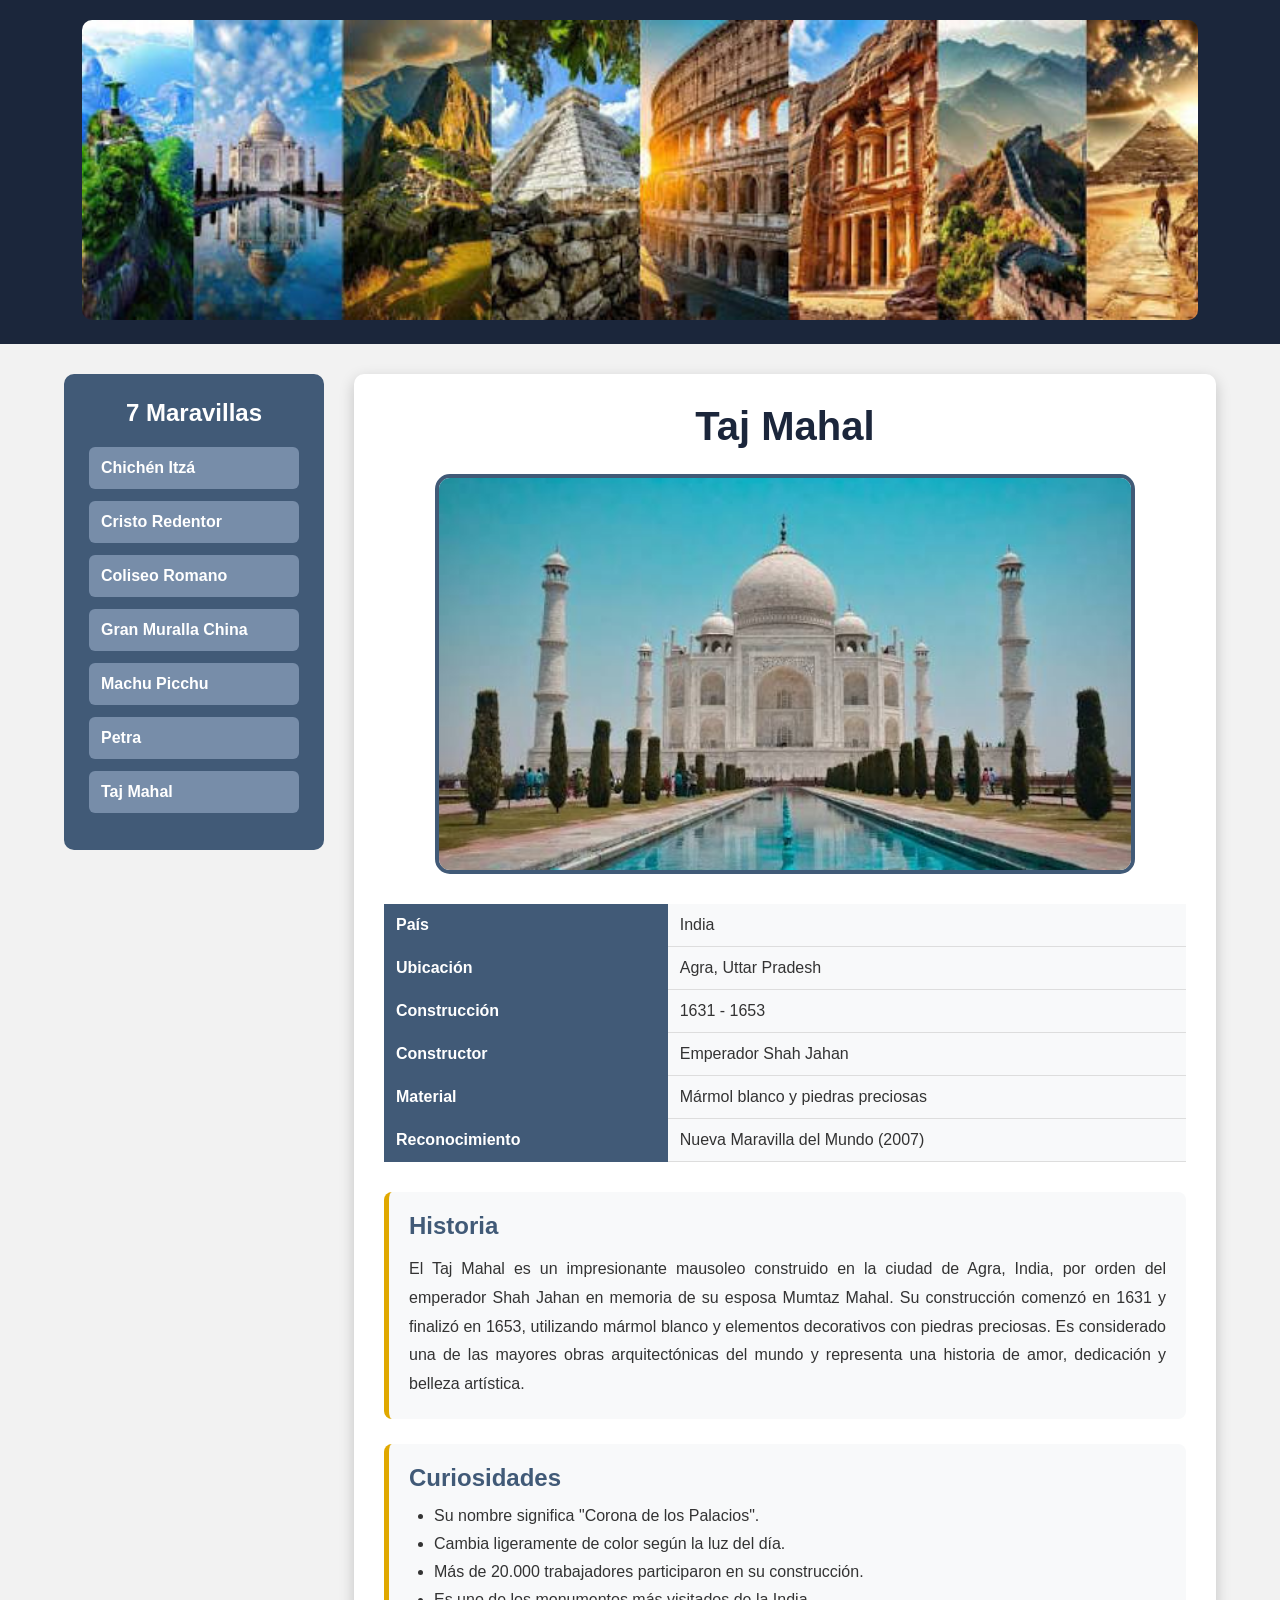
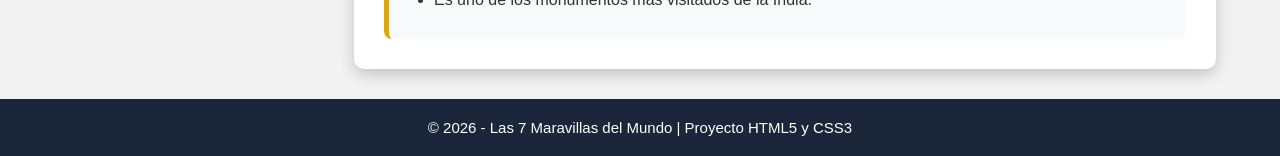
<file: 02maravillas/pagina7.html>
<!DOCTYPE html>
<html lang="es">

<head>

    <meta charset="UTF-8">
    <meta name="viewport" content="width=device-width, initial-scale=1.0">

    <title>Taj Mahal - Las 7 Maravillas del Mundo</title>

    <link rel="stylesheet" href="css/estilo.css">

</head>


<body>


<header>

    <img src="img/banner.jpg" alt="Las 7 Maravillas del Mundo">

</header>





<main>


    <!-- MENÚ LATERAL -->

     <nav>

        <h2>7 Maravillas</h2>

        <ul>

            <li>
                <a href="pagina1.html">
                    Chichén Itzá
                </a>
            </li>


            <li>
                <a href="pagina2.html">
                    Cristo Redentor
                </a>
            </li>


            <li>
                <a href="pagina3.html">
                    Coliseo Romano
                </a>
            </li>


            <li>
                <a href="pagina4.html">
                    Gran Muralla China
                </a>
            </li>


            <li>
                <a href="pagina5.html">
                    Machu Picchu
                </a>
            </li>


            <li>
                <a href="pagina6.html">
                    Petra
                </a>
            </li>


            <li>
                <a href="pagina7.html">
                    Taj Mahal
                </a>
            </li>


        </ul>


    </nav>






    <!-- CONTENIDO -->


    <section>


        <h1>
            Taj Mahal
        </h1>



        <img class="imagen" 
        src="img/pagina7.jpg" 
        alt="Taj Mahal India">






        <table>


            <tr>

                <th>País</th>

                <td>India</td>

            </tr>



            <tr>

                <th>Ubicación</th>

                <td>Agra, Uttar Pradesh</td>

            </tr>



            <tr>

                <th>Construcción</th>

                <td>1631 - 1653</td>

            </tr>



            <tr>

                <th>Constructor</th>

                <td>Emperador Shah Jahan</td>

            </tr>



            <tr>

                <th>Material</th>

                <td>Mármol blanco y piedras preciosas</td>

            </tr>



            <tr>

                <th>Reconocimiento</th>

                <td>Nueva Maravilla del Mundo (2007)</td>

            </tr>



        </table>








        <article>


            <h2>Historia</h2>


            <p>

                El Taj Mahal es un impresionante mausoleo construido
                en la ciudad de Agra, India, por orden del emperador
                Shah Jahan en memoria de su esposa Mumtaz Mahal.

                Su construcción comenzó en 1631 y finalizó en 1653,
                utilizando mármol blanco y elementos decorativos con
                piedras preciosas.

                Es considerado una de las mayores obras arquitectónicas
                del mundo y representa una historia de amor, dedicación
                y belleza artística.

            </p>


        </article>








        <article>


            <h2>Curiosidades</h2>


            <ul>


                <li>
                    Su nombre significa "Corona de los Palacios".
                </li>


                <li>
                    Cambia ligeramente de color según la luz del día.
                </li>


                <li>
                    Más de 20.000 trabajadores participaron en su construcción.
                </li>


                <li>
                    Es uno de los monumentos más visitados de la India.
                </li>


            </ul>


        </article>





    </section>



</main>







<footer>


    <p>
        © 2026 - Las 7 Maravillas del Mundo | Proyecto HTML5 y CSS3
    </p>


</footer>





</body>


</html>
</file>
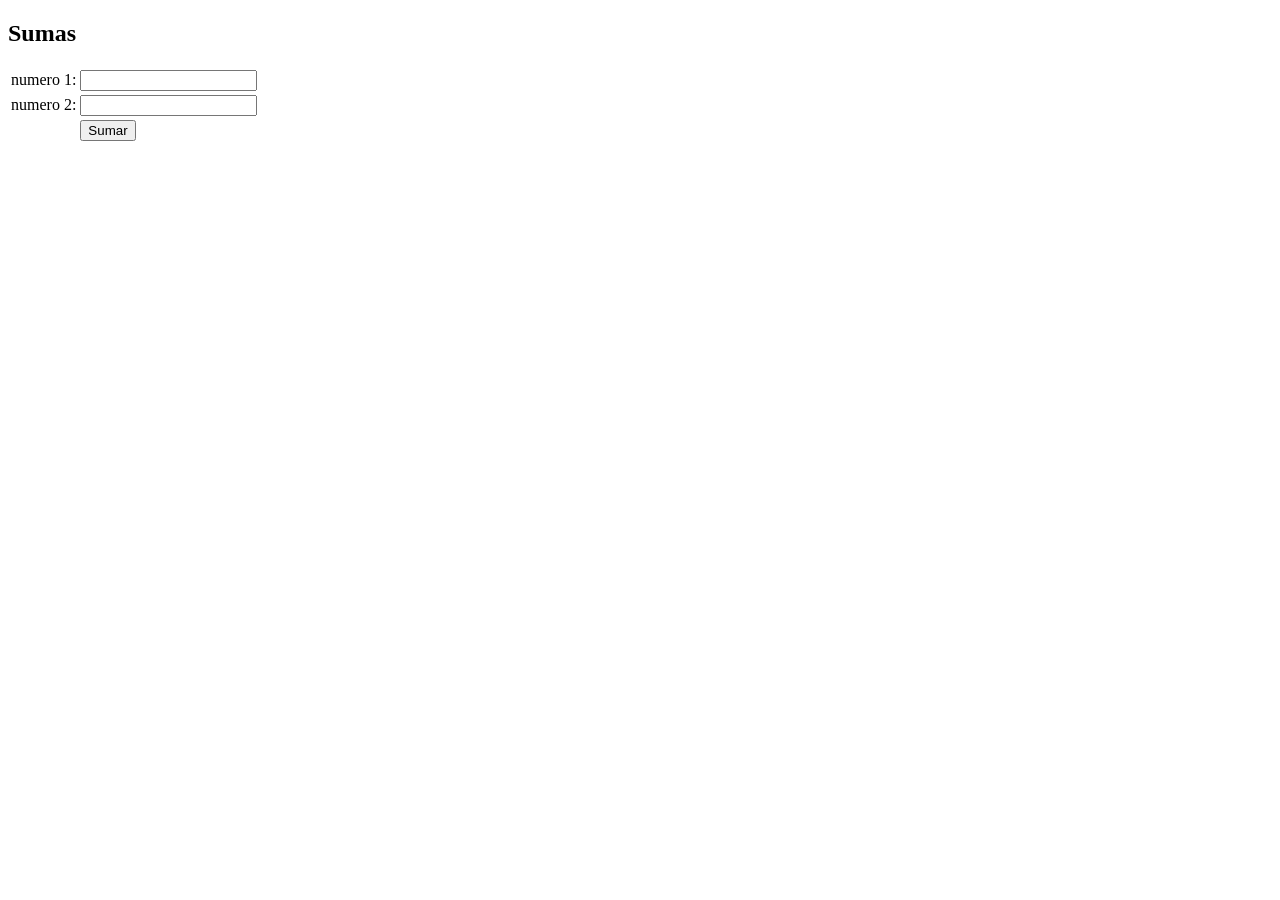
<file: 03introjs/formulario.html>
<!DOCTYPE html>
<html lang="en">

<head>
    <meta charset="UTF-8">
    <meta name="viewport" content="width=<device-width>, initial-scale=1.0">
    <title>Document</title>
</head>

<body>
    <h2>Sumas</h2>

    <form>
        <table>
            <tr>
                <td>numero 1:</td>
                <td>
                    <input id="txtNum1" type="text" />
                </td>
            </tr>

            <tr>
                <td>numero 2:</td>
                <td>
                    <input id="txtNum2" type="text" />
                </td>
            </tr>

            <tr>
                <td></td>
                <td>
                    <button id="boton_suma">Sumar</button>

                </td>
            </tr>

        </table>

    </form>
</body>

</html>

<script>

    document.getElementById('boton_suma').addEventListener('click', function () {
        var num1 = parseFloat(document.getElementById("txtNum1").value);
        var num2 = parseFloat(document.getElementById("txtNum2").value);

        var result = num1 + num2;


        alert("El resultado es : " + result);
    });

</script>
</file>
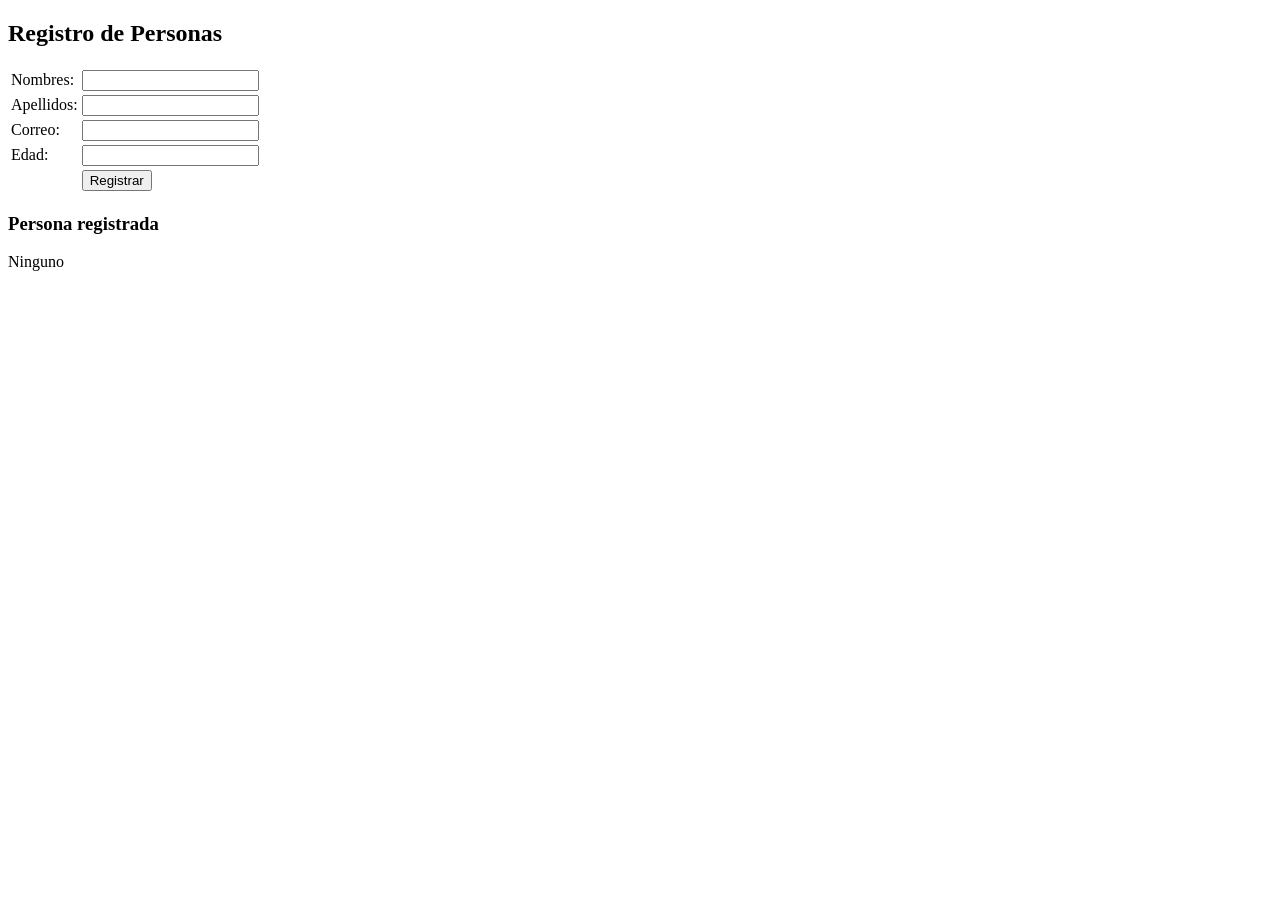
<file: 03introjs/formulario2.html>
<!DOCTYPE html>
<html lang="es">

<head>
    <meta charset="UTF-8">
    <!-- Se corrigió el valor de viewport quitando los caracteres '<' y '>' sobrantes -->
    <meta name="viewport" content="width=device-width, initial-scale=1.0">
    <title>Registro de Personas</title>
</head>

<body>
    <h2>Registro de Personas</h2>

    <form id="Formulario">
        <table>
            <tr>
                <td>Nombres:</td>
                <td>
                    <input id="txtNombres" type="text" required />
                </td>
            </tr>

            <tr>
                <td>Apellidos:</td>
                <td>
                    <input id="txtApellidos" type="text" required/>
                </td>
            </tr>

            <tr>
                <td>Correo:</td>
                <td>
                    <input id="txtCorreo" type="email" required/>
                </td>
            </tr>

            <tr>
                <td>Edad:</td>
                <td>
                    <input id="txtEdad" type="number" required/>
                </td>
            </tr>

            <tr>
                <td></td>
                <td>
                    <button id="boton_registrar" type="submit">Registrar</button>
                </td>
            </tr>
        </table>
    </form>

    <h3>Persona registrada</h3>

    <div id="resultado">
        Ninguno
    </div>

    <script>
      const form = document.getElementById('Formulario');

form.addEventListener('submit', function(e) {
    e.preventDefault();

    var nombres = document.getElementById("txtNombres").value;
    var apellidos = document.getElementById("txtApellidos").value;
    var correo = document.getElementById("txtCorreo").value;
    var edad = document.getElementById("txtEdad").value;

    document.getElementById("resultado").innerHTML = 
        "<table border='1' style='border-color: black; border-collapse: collapse;'>" +
            "<tr><td><b>Nombres:</b></td><td>" + nombres + "</td></tr>" +
            "<tr><td><b>Apellidos:</b></td><td>" + apellidos + "</td></tr>" +
            "<tr><td><b>Correo:</b></td><td>" + correo + "</td></tr>" +
            "<tr><td><b>Edad:</b></td><td>" + edad + " años</td></tr>" +
        "</table>";

    form.reset();
});
    </script>
</body>

</html>
</file>
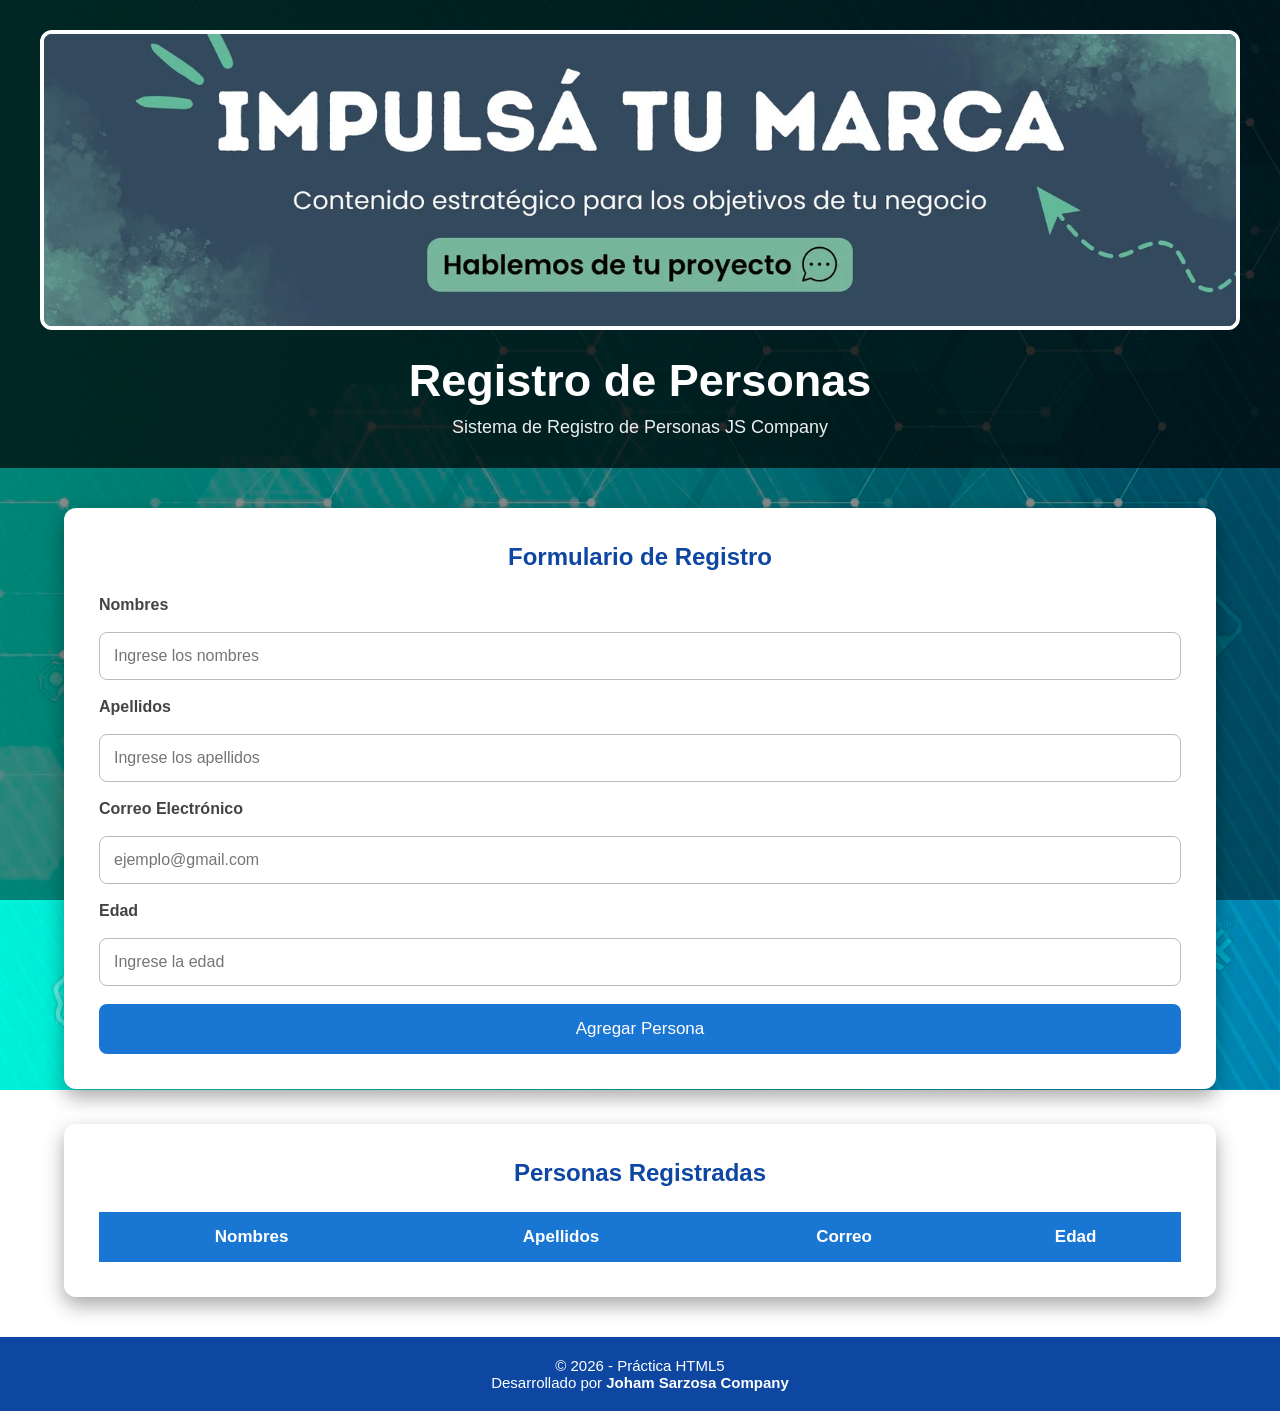
<file: 04registros/registro_personas.html>
<!DOCTYPE html>
<html lang="es">

<head>

    <meta charset="UTF-8">

    <meta name="viewport" content="width=device-width, initial-scale=1.0">

    <title>Registro de Personas</title>

    <link rel="stylesheet" href="css/estilo.css">

</head>

<body>


   <header>

    <img src="img/banner.webp" alt="Banner Registro de Personas" class="banner">

    <h1>Registro de Personas</h1>

    <p>
        Sistema de Registro de Personas JS Company 
    </p>

</header>



    <main>

        <section class="contenedor">

            <h2>Formulario de Registro</h2>

            <form id="frmPersona">

                <label>Nombres</label>

                <input
                    type="text"
                    id="txtNombre"
                    placeholder="Ingrese los nombres">




                <label>Apellidos</label>

                <input
                    type="text"
                    id="txtApellido"
                    placeholder="Ingrese los apellidos">




                <label>Correo Electrónico</label>

                <input
                    type="email"
                    id="txtCorreo"
                    placeholder="ejemplo@gmail.com">




                <label>Edad</label>

                <input
                    type="number"
                    id="txtEdad"
                    placeholder="Ingrese la edad">



                <button
                    type="button"
                    id="btnAgregar">

                    Agregar Persona

                </button>


            </form>


            <p id="mensaje"></p>


        </section>





        <section class="contenedorTabla">

            <h2>Personas Registradas</h2>

            <table id="tablaPersonas">

                <thead>

                    <tr>

                        <th>Nombres</th>

                        <th>Apellidos</th>

                        <th>Correo</th>

                        <th>Edad</th>

                    </tr>

                </thead>


                <tbody>

                </tbody>


            </table>


        </section>


    </main>





  <footer>

    <p>
        © 2026 - Práctica HTML5 
    </p>

    <p>
        Desarrollado por <strong>Joham Sarzosa Company</strong>
    </p>

</footer>




<script>

const boton = document.getElementById("btnAgregar");
const txtNombre = document.getElementById("txtNombre");
const txtApellido = document.getElementById("txtApellido");
txtNombre.addEventListener("keypress", soloLetras);
txtApellido.addEventListener("keypress", soloLetras);
const txtCorreo = document.getElementById("txtCorreo");
const txtEdad = document.getElementById("txtEdad");

boton.addEventListener("click", agregarPersona);
txtNombre.addEventListener("blur", validarNombre);
txtApellido.addEventListener("blur", validarApellido);
txtCorreo.addEventListener("blur", validarCorreo);
txtEdad.addEventListener("blur", validarEdad);


function validarNombre(){

    if(txtNombre.value.trim()==""){

        txtNombre.style.border="2px solid red";

        txtNombre.setCustomValidity("Campo obligatorio");

        txtNombre.reportValidity();

    }else{

        txtNombre.style.border="2px solid green";

        txtNombre.setCustomValidity("");

    }

}



function validarApellido(){

    if(txtApellido.value.trim()==""){

        txtApellido.style.border="2px solid red";

        txtApellido.setCustomValidity("Campo obligatorio");

        txtApellido.reportValidity();

    }else{

        txtApellido.style.border="2px solid green";

        txtApellido.setCustomValidity("");

    }

}



function validarCorreo(){

    let expresion=/^[^ ]+@[^ ]+\.[a-z]{2,3}$/;

    if(txtCorreo.value.trim()==""){

        txtCorreo.style.border="2px solid red";

        txtCorreo.setCustomValidity("Campo obligatorio");

        txtCorreo.reportValidity();

    }
    else if(!expresion.test(txtCorreo.value)){

        txtCorreo.style.border="2px solid red";

        txtCorreo.setCustomValidity("Ingrese un correo válido");

        txtCorreo.reportValidity();

    }
    else{

        txtCorreo.style.border="2px solid green";

        txtCorreo.setCustomValidity("");

    }

}



function validarEdad(){

    let edad=parseInt(txtEdad.value);

    if(txtEdad.value.trim()==""){

        txtEdad.style.border="2px solid red";

        txtEdad.setCustomValidity("Campo obligatorio");

        txtEdad.reportValidity();

    }
    else if(edad<1 || edad>120){

        txtEdad.style.border="2px solid red";

        txtEdad.setCustomValidity("Edad no válida");

        txtEdad.reportValidity();

    }
    else{

        txtEdad.style.border="2px solid green";

        txtEdad.setCustomValidity("");

    }

}

function soloLetras(e){

    let tecla = e.key;

    let letras = /^[a-zA-ZáéíóúÁÉÍÓÚñÑ\s]$/;

    if(!letras.test(tecla)){

        e.preventDefault();

    }

}   


function agregarPersona(){

    let nombres = document.getElementById("txtNombre").value.trim();

    let apellidos = document.getElementById("txtApellido").value.trim();

    let correo = document.getElementById("txtCorreo").value.trim();

    let edad = document.getElementById("txtEdad").value.trim();

    let mensaje = document.getElementById("mensaje");



    mensaje.innerHTML="";



    if(nombres=="" || apellidos=="" || correo=="" || edad==""){

        mensaje.innerHTML="Todos los campos son obligatorios.";

        mensaje.className="error";

        return;

    }



    let expresion=/^[^ ]+@[^ ]+\.[a-z]{2,3}$/;



    if(!expresion.test(correo)){

        mensaje.innerHTML="Correo electrónico no válido.";

        mensaje.className="error";

        return;

    }



    if(edad<1 || edad>120){

        mensaje.innerHTML="Edad no válida.";

        mensaje.className="error";

        return;

    }



    let tabla=document.getElementById("tablaPersonas").getElementsByTagName("tbody")[0];



    let fila=tabla.insertRow();



    fila.insertCell(0).innerHTML=nombres;

    fila.insertCell(1).innerHTML=apellidos;

    fila.insertCell(2).innerHTML=correo;

    fila.insertCell(3).innerHTML=edad;



    mensaje.innerHTML="Persona registrada correctamente.";

    mensaje.className="correcto";



    document.getElementById("frmPersona").reset();

}

</script>



</body>

</html>
</file>
<file: 01basica/css/estilo.css>
/*==================================================
            RESET GENERAL
==================================================*/

*{
    margin:0;
    padding:0;
    box-sizing:border-box;
    scroll-behavior:smooth;
}

body{

    font-family:'Segoe UI',Tahoma,Geneva,Verdana,sans-serif;

    color:white;

    background:url("../img/fondo.avif") no-repeat center center fixed;
    background-size:cover;

    overflow-x:hidden;
}

/* Oscurece el fondo */

body::before{

    content:"";

    position:fixed;

    left:0;
    top:0;

    width:100%;
    height:100%;

    background:rgba(0,0,0,.55);

    z-index:-1;

}

/*==================================================
                HEADER
==================================================*/

header{
     background:url("../img/banner.jpg") no-repeat center center fixed;
    text-align:center;

    padding:30px;

    
}

header h1{

    font-size:60px;

    color:#ff3131;

    text-transform:uppercase;

    letter-spacing:4px;

    text-shadow:
    0px 0px 10px red,
    0px 0px 20px red,
    0px 0px 35px black;

    animation:titulo 3s infinite alternate;

}

header p{

    margin-top:15px;

    color:#f5f5f5;

    font-size:20px;

}

/*==================================================
                BANNER
==================================================*/

.banner{

    width:90%;

    max-width:1200px;

    height:450px;

    object-fit:cover;

    border-radius:20px;

    margin:35px auto;

    display:block;

    border:5px solid white;

    box-shadow:

    0 10px 30px rgba(0,0,0,.8),

    0 0 40px rgba(255,0,0,.6);

    transition:.6s;

}



/*==================================================
                    MENU
==================================================*/

nav{

    position:sticky;

    top:0;

    z-index:1000;

    background:rgba(10,10,10,.95);

    backdrop-filter:blur(8px);

    box-shadow:0 5px 20px rgba(0,0,0,.6);

}

nav ul{

    display:flex;

    justify-content:center;

    align-items:center;

    list-style:none;

}

nav li{

    margin:0 12px;

}

nav a{

    display:block;

    padding:20px;

    color:white;

    font-weight:bold;

    text-decoration:none;

    transition:.4s;

    border-bottom:3px solid transparent;

}

nav a:hover{

    color:#FFD700;

    border-bottom:3px solid red;

    transform:translateY(-3px);

}

/*==================================================
                MAIN
==================================================*/

main{

    width:92%;

    max-width:1400px;

    margin:50px auto;

    display:grid;

    grid-template-columns:3fr 1fr;

    gap:35px;

}

/*==================================================
                SECTION
==================================================*/

section{

    background:rgba(255,255,255,.08);

    backdrop-filter:blur(15px);

    border-radius:20px;

    padding:35px;

    border:1px solid rgba(255,255,255,.2);

    box-shadow:0 15px 30px rgba(0,0,0,.5);

}

section h2{

    font-size:42px;

    color:#FFD700;

    text-align:center;

    margin-bottom:25px;

    letter-spacing:3px;

    text-shadow:0 0 15px gold;

}

/*==================================================
            IMAGEN REDONDEADA
==================================================*/

.imagen_redonda{

    width:100%;

    max-width:520px;

    margin:30px auto;

    display:block;

    border-radius:25px;

    border:5px solid white;

    box-shadow:

    0 10px 25px rgba(0,0,0,.6),

    0 0 25px crimson;

    transition:.5s;

}

.imagen_redonda:hover{

    transform:scale(1.05) rotate(1deg);

    box-shadow:

    0 20px 40px rgba(0,0,0,.8),

    0 0 50px red;

}

/*==================================================
                ARTICLE
==================================================*/

article{

    background:linear-gradient(
        135deg,
        rgba(255,255,255,.10),
        rgba(0,0,0,.45)
    );

    border-radius:20px;

    padding:25px;

    margin-bottom:25px;

    border-left:6px solid #ff3131;

    transition:.5s;

    box-shadow:0 10px 25px rgba(0,0,0,.35);

}

article:hover{

    transform:translateY(-10px);

    box-shadow:
        0 20px 40px rgba(0,0,0,.55),
        0 0 25px rgba(255,49,49,.6);

}

article h3{

    color:#FFD700;

    margin-bottom:15px;

    font-size:28px;

    text-shadow:0 0 10px rgba(255,215,0,.6);

}

article p{

    color:#f4f4f4;

    text-align:justify;

    font-size:17px;

}

/*==================================================
                    ASIDE
==================================================*/

aside{

    background:rgba(255,255,255,.10);

    backdrop-filter:blur(15px);

    border-radius:20px;

    padding:25px;

    height:fit-content;

    border:1px solid rgba(255,255,255,.2);

    box-shadow:0 15px 35px rgba(0,0,0,.45);

}

aside h3{

    text-align:center;

    color:#FFD700;

    font-size:30px;

    margin-bottom:25px;

}

aside ul{

    list-style:none;

}

aside li{

    margin-bottom:15px;

    padding:15px;

    background:rgba(0,0,0,.35);

    border-left:5px solid crimson;

    border-radius:12px;

    transition:.4s;

}

aside li:hover{

    transform:translateX(10px);

    background:rgba(255,49,49,.25);

}

aside strong{

    color:#FFD700;

}

/*==================================================
                FOOTER
==================================================*/

footer{

    margin-top:50px;

    text-align:center;

    padding:30px;

    background:rgba(0,0,0,.90);

    border-top:4px solid crimson;

    font-size:16px;

    letter-spacing:1px;

}

footer p{

    color:#dddddd;

}

/*==================================================
        TITULOS PERSONALIZADOS
==================================================*/

.estilo_titulo{

    color:#FFD700;

    font-size:38px;

    text-shadow:
        0 0 10px gold,
        0 0 20px orange;

}

.estilo_parrafo{

    color:#ffffff;

    font-style:italic;

    font-size:18px;

}

/*==================================================
                BOTONES
==================================================*/

button{

    background:linear-gradient(to right,#b91c1c,#ff3131);

    color:white;

    border:none;

    padding:14px 28px;

    border-radius:40px;

    font-size:16px;

    font-weight:bold;

    cursor:pointer;

    transition:.4s;

}

button:hover{

    transform:scale(1.08);

    box-shadow:0 0 25px crimson;

}

/*==================================================
                SCROLLBAR
==================================================*/

::-webkit-scrollbar{

    width:10px;

}

::-webkit-scrollbar-track{

    background:#111;

}

::-webkit-scrollbar-thumb{

    background:crimson;

    border-radius:20px;

}

::-webkit-scrollbar-thumb:hover{

    background:red;

}

/*==================================================
                ANIMACIONES
==================================================*/

header{

    animation:aparecer 1s ease;

}

section{

    animation:subir 1.2s ease;

}

aside{

    animation:subir 1.4s ease;

}

@keyframes aparecer{

    from{

        opacity:0;

        transform:translateY(-40px);

    }

    to{

        opacity:1;

        transform:translateY(0);

    }

}

@keyframes subir{

    from{

        opacity:0;

        transform:translateY(60px);

    }

    to{

        opacity:1;

        transform:translateY(0);

    }

}

@keyframes titulo{

    from{

        text-shadow:
        0 0 10px red,
        0 0 25px red;

    }

    to{

        text-shadow:
        0 0 20px crimson,
        0 0 45px crimson,
        0 0 60px red;

    }

}

/*==================================================
                RESPONSIVE
==================================================*/

@media(max-width:992px){

    main{

        grid-template-columns:1fr;

    }

    aside{

        margin-top:25px;

    }

}

@media(max-width:768px){

    header h1{

        font-size:40px;

    }

    header p{

        font-size:16px;

    }

    .banner{

        width:100%;

        height:240px;

        border-radius:15px;

    }

    nav ul{

        flex-direction:column;

    }

    nav li{

        width:100%;

        text-align:center;

        margin:0;

    }

    nav a{

        border-bottom:1px solid rgba(255,255,255,.10);

    }

    section{

        padding:20px;

    }

    article h3{

        font-size:24px;

    }

    section h2{

        font-size:32px;

    }

}
</file>
<file: 02maravillas/css/estilo.css>
/*==================================================
                CONFIGURACIÓN GENERAL
==================================================*/

*{
    margin:0;
    padding:0;
    box-sizing:border-box;
}


body{

    font-family:Arial, Helvetica, sans-serif;

    background:#f2f2f2;

    color:#333;

}



/*==================================================
                    HEADER
==================================================*/


header{

    width:100%;

    background:#1b263b;

    padding:20px;

    text-align:center;

}


header img{

    width:90%;

    max-width:1200px;

    height:300px;

    object-fit:cover;

    border-radius:10px;

}





/*==================================================
                    ESTRUCTURA PRINCIPAL
==================================================*/


main{

    width:90%;

    max-width:1300px;

    margin:30px auto;

    display:flex;

    gap:30px;

}





/*==================================================
                    MENU LATERAL
==================================================*/


nav{

    width:260px;

    background:#415a77;

    padding:25px;

    border-radius:10px;

    height:fit-content;

}


nav h2{

    color:white;

    text-align:center;

    margin-bottom:20px;

}



nav ul{

    list-style:none;

}



nav li{

    margin-bottom:12px;

}



nav a{

    display:block;

    padding:12px;

    background:#778da9;

    color:white;

    text-decoration:none;

    border-radius:6px;

    font-weight:bold;

}



nav a:hover{

    background:#e0a800;

    color:black;

}





/*==================================================
                    CONTENIDO
==================================================*/


section{

    flex:1;

    background:white;

    padding:30px;

    border-radius:10px;

    box-shadow:0 5px 15px rgba(0,0,0,.2);

}



section h1{

    text-align:center;

    font-size:40px;

    color:#1b263b;

    margin-bottom:25px;

}





/*==================================================
                    IMAGEN PRINCIPAL
==================================================*/


.imagen{


    width:100%;

    max-width:700px;

    height:400px;

    object-fit:cover;

    display:block;

    margin:20px auto;

    border-radius:15px;

    border:4px solid #415a77;

}





/*==================================================
                    TABLA
==================================================*/


table{

    width:100%;

    border-collapse:collapse;

    margin:30px 0;

}



table th{

    background:#415a77;

    color:white;

    padding:12px;

    text-align:left;

}



table td{

    background:#f8f9fa;

    padding:12px;

    border-bottom:1px solid #ddd;

}





/*==================================================
                    ARTÍCULOS
==================================================*/


article{

    margin-top:25px;

    padding:20px;

    background:#f8f9fa;

    border-left:5px solid #e0a800;

    border-radius:8px;

}



article h2{

    color:#415a77;

    margin-bottom:15px;

}



article p{

    text-align:justify;

    line-height:1.8;

}



article ul{

    padding-left:25px;

}



article li{

    margin-bottom:10px;

}





/*==================================================
                    FOOTER
==================================================*/


footer{

    background:#1b263b;

    color:white;

    text-align:center;

    padding:20px;

    margin-top:30px;

}



footer p{

    font-size:15px;

}





/*==================================================
                    RESPONSIVE
==================================================*/


@media(max-width:900px){


    main{

        flex-direction:column;

    }



    nav{

        width:100%;

    }



    header img{

        height:220px;

    }



    section h1{

        font-size:30px;

    }



    .imagen{

        height:250px;

    }


}

header img{

    width:90%;
    max-width:1200px;
    height:300px;
    object-fit:cover;
    border-radius:10px;

}
</file>
<file: 04registros/css/estilo.css>
*{
    margin:0;
    padding:0;
    box-sizing:border-box;
}

body{

    font-family:'Segoe UI',Tahoma,Geneva,Verdana,sans-serif;

    background:url("../img/fondo3.jpg") no-repeat center center fixed;

    background-size:cover;

    color:#333;

}


body::before{

    content:"";

    position:fixed;

    top:0;
    left:0;

    width:100%;
    height:100%;

    background:rgba(0,0,0,.45);

    z-index:-1;

}

header{

    text-align:center;

    padding:30px;

    background:rgba(0,0,0,.70);

}

header img{

    width:100%;

    max-width:1200px;

    height:300px;

    object-fit:cover;

    border-radius:12px;

    display:block;

    margin:auto;

    border:4px solid white;

}

header h1{

    margin-top:25px;

    color:white;

    font-size:45px;

}

header p{

    margin-top:10px;

    color:#eeeeee;

    font-size:18px;

}


main{

    width:90%;

    max-width:1200px;

    margin:40px auto;

}


.contenedor{

    background:white;

    padding:35px;

    border-radius:12px;

    box-shadow:0 8px 20px rgba(0,0,0,.35);

    margin-bottom:35px;

}

.contenedor h2{

    text-align:center;

    color:#0d47a1;

    margin-bottom:25px;

}

form{

    display:grid;

    gap:18px;

}

label{

    font-weight:bold;

    color:#444;

}

input{

    padding:14px;

    border:1px solid #bbb;

    border-radius:8px;

    font-size:16px;

    outline:none;

}

input:focus{

    border:2px solid #1976d2;

}


button{

    padding:15px;

    background:#1976d2;

    color:white;

    border:none;

    border-radius:8px;

    font-size:17px;

    cursor:pointer;

    transition:.3s;

}

button:hover{

    background:#0d47a1;

}


.error{

    color:#d50000;

    font-weight:bold;

    margin-top:20px;

}

.correcto{

    color:#2e7d32;

    font-weight:bold;

    margin-top:20px;

}


.contenedorTabla{

    background:white;

    padding:35px;

    border-radius:12px;

    box-shadow:0 8px 20px rgba(0,0,0,.35);

}

.contenedorTabla h2{

    text-align:center;

    color:#0d47a1;

    margin-bottom:25px;

}

table{

    width:100%;

    border-collapse:collapse;

    margin-top:20px;

}

table thead{

    background:#1976d2;

    color:white;

}

table th{

    padding:15px;

    text-align:center;

    font-size:17px;

}

table td{

    padding:14px;

    text-align:center;

    border-bottom:1px solid #ddd;

}

tbody tr:nth-child(even){

    background:#f4f4f4;

}

tbody tr:hover{

    background:#e3f2fd;

}


footer{

    margin-top:40px;

    background:#0d47a1;

    color:white;

    text-align:center;

    padding:20px;

    font-size:15px;

}


@media(max-width:900px){

    main{

        width:95%;

    }

    .contenedor,
    .contenedorTabla{

        padding:25px;

    }

    header img{

        height:220px;

    }

    header h1{

        font-size:35px;

    }

}



@media(max-width:700px){

    table{

        font-size:14px;

    }

    table th,
    table td{

        padding:10px;

    }

    button{

        width:100%;

    }

}



@media(max-width:600px){

    header img{

        height:180px;

    }

    header h1{

        font-size:28px;

    }

    header p{

        font-size:15px;

    }

    input{

        font-size:15px;

    }

}


.contenedor,
.contenedorTabla{

    transition:.3s;

}

.contenedor:hover,
.contenedorTabla:hover{

    box-shadow:0 12px 28px rgba(0,0,0,.45);

}

input{

    transition:.3s;

}

button{

    transition:.3s;

}


::-webkit-scrollbar{

    width:10px;

}

::-webkit-scrollbar-track{

    background:#eeeeee;

}

::-webkit-scrollbar-thumb{

    background:#1976d2;

    border-radius:10px;

}

::-webkit-scrollbar-thumb:hover{

    background:#0d47a1;

}
</file>
